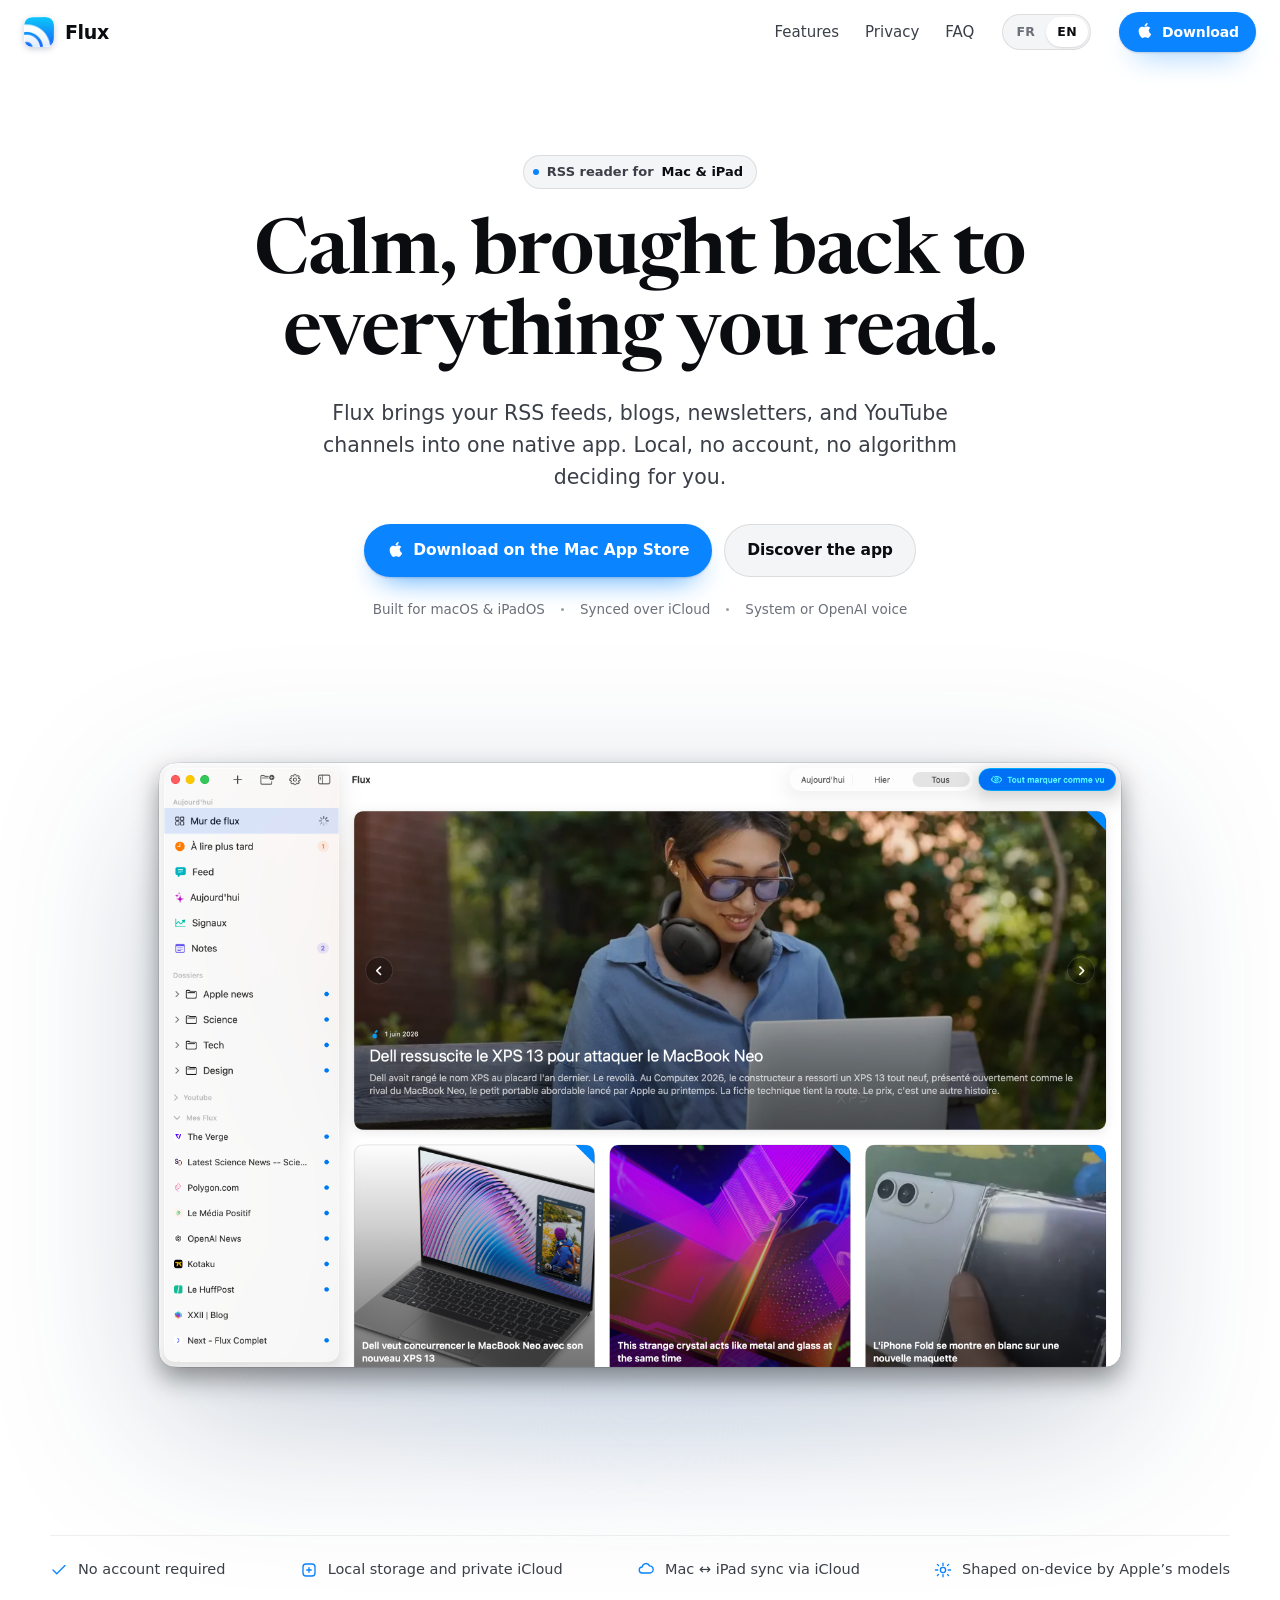
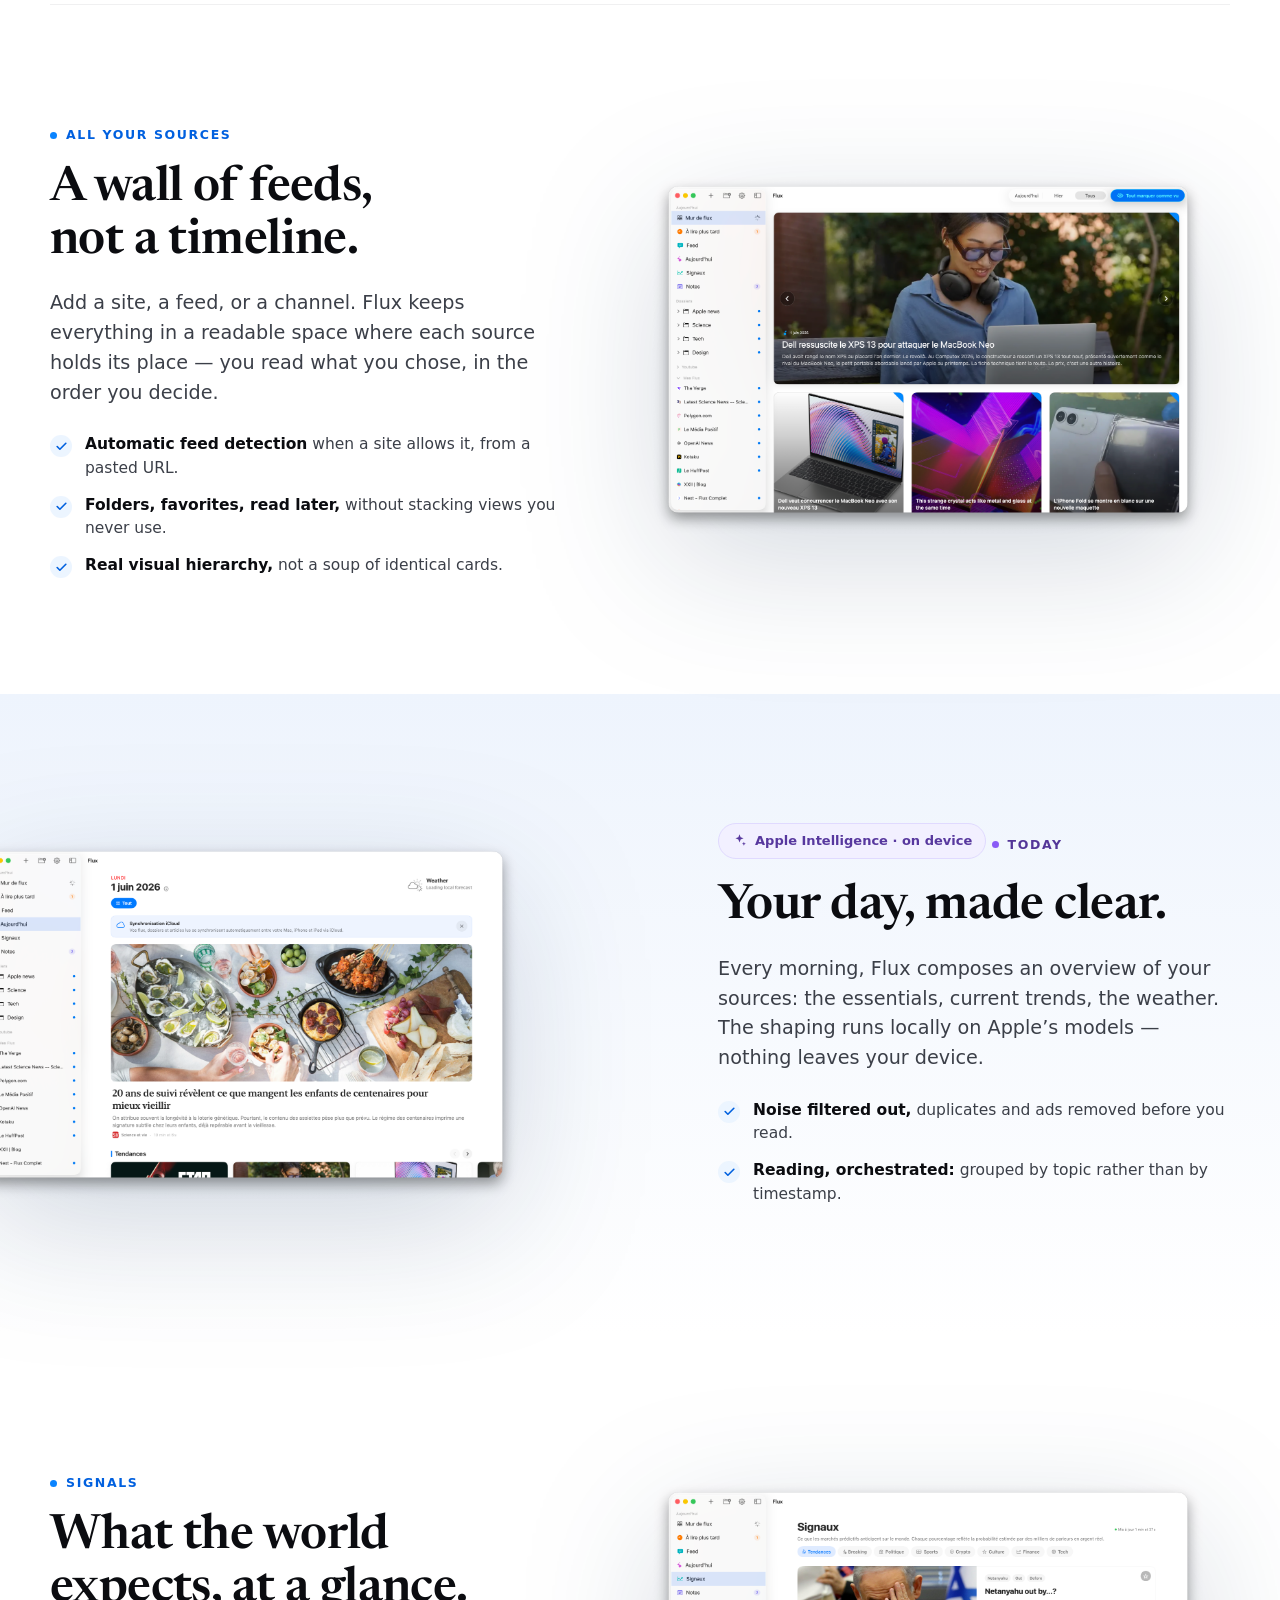
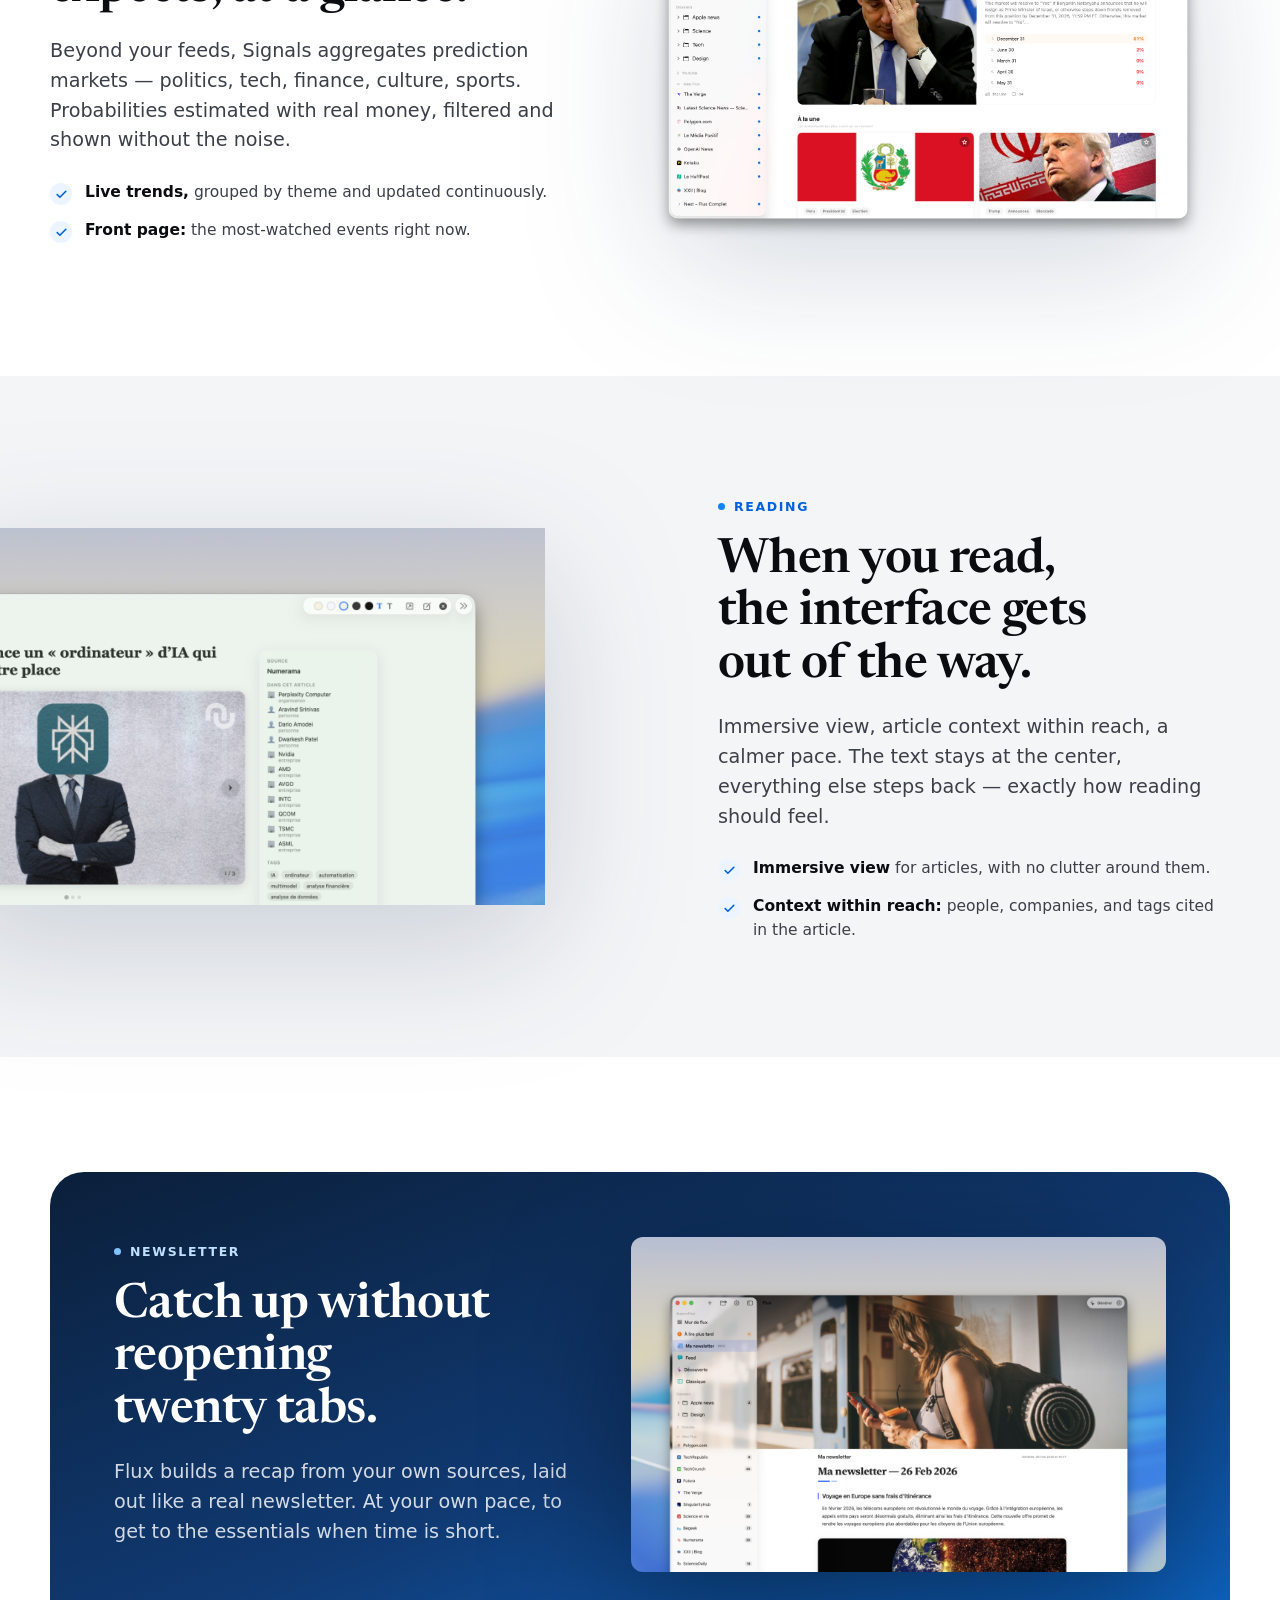
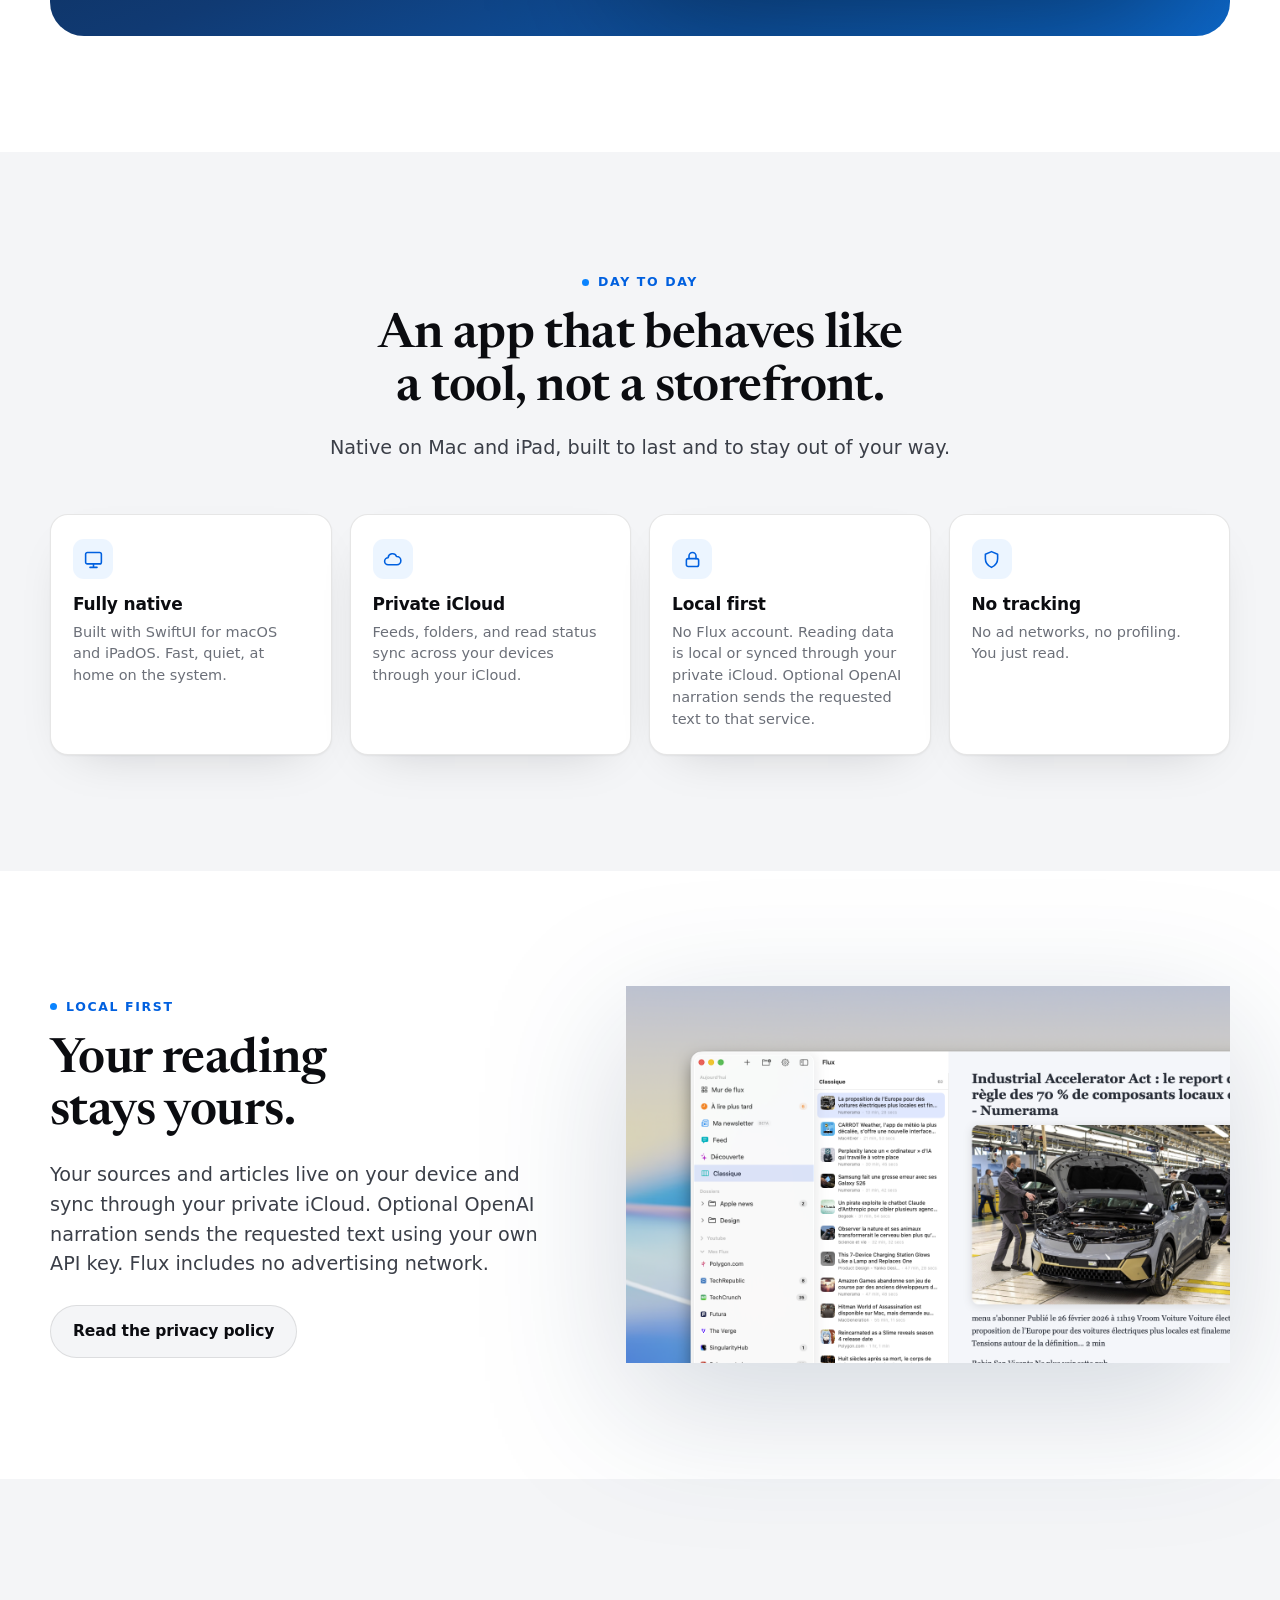
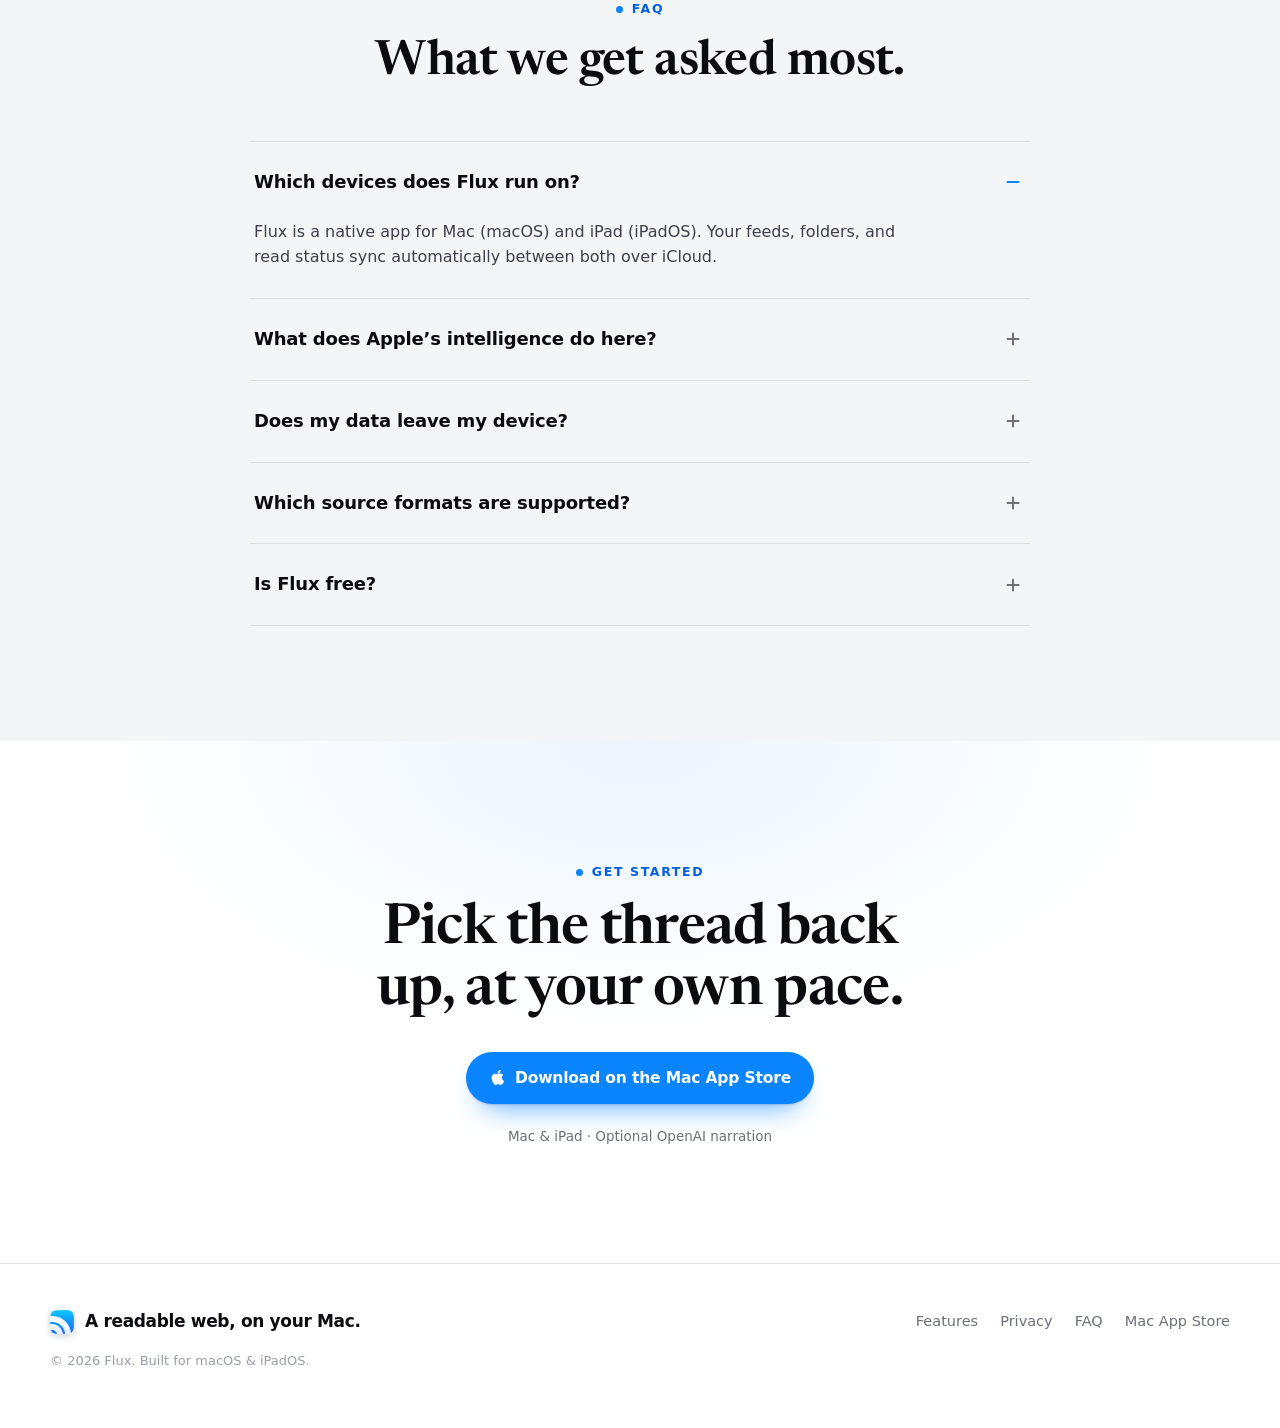
<file: web/index.html>
<!doctype html>
<html lang="fr" data-hero="centre" data-title-font="serif">
<head>
  <meta charset="utf-8" />
  <meta name="viewport" content="width=device-width, initial-scale=1" />

  <title>Flux — Lecteur RSS pour Mac & iPad</title>
  <meta name="description" content="Flux réunit RSS, blogs, newsletters et YouTube dans une app native Mac & iPad. Locale, sans compte, sans algorithme. Pensée localement par les modèles d'Apple." />
  <meta name="theme-color" content="#ffffff" />
  <link rel="canonical" href="https://pulssart.github.io/flux-mac/" />

  <!-- Favicons -->
  <link rel="icon" type="image/png" href="assets/flux-icon.png" />
  <link rel="apple-touch-icon" href="assets/flux-icon.png" />

  <!-- Open Graph -->
  <meta property="og:type" content="website" />
  <meta property="og:site_name" content="Flux" />
  <meta property="og:title" content="Flux — Lecteur RSS pour Mac & iPad" />
  <meta property="og:description" content="Un web lisible, sur votre Mac. RSS, blogs, newsletters et YouTube dans une app native, locale et sans algorithme." />
  <meta property="og:url" content="https://pulssart.github.io/flux-mac/" />
  <meta property="og:image" content="https://pulssart.github.io/flux-mac/assets/og.png" />
  <meta property="og:image:width" content="1200" />
  <meta property="og:image:height" content="630" />
  <meta property="og:locale" content="fr_FR" />
  <meta property="og:locale:alternate" content="en_US" />

  <!-- Twitter -->
  <meta name="twitter:card" content="summary_large_image" />
  <meta name="twitter:title" content="Flux — Lecteur RSS pour Mac & iPad" />
  <meta name="twitter:description" content="Un web lisible, sur votre Mac. RSS, blogs, newsletters et YouTube dans une app native, locale et sans algorithme." />
  <meta name="twitter:image" content="https://pulssart.github.io/flux-mac/assets/og.png" />

  <link rel="preconnect" href="https://fonts.googleapis.com" />
  <link rel="preconnect" href="https://fonts.gstatic.com" crossorigin />
  <link rel="stylesheet" href="styles.css" />

  <!-- Données structurées -->
  <script type="application/ld+json">
  {
    "@context": "https://schema.org",
    "@type": "SoftwareApplication",
    "name": "Flux",
    "applicationCategory": "NewsApplication",
    "operatingSystem": "macOS, iPadOS",
    "description": "Lecteur RSS natif pour Mac et iPad. Local, sans compte, sans algorithme.",
    "url": "https://apps.apple.com/fr/app/flux-smart-rss-reader/id6752223666"
  }
  </script>
</head>
<body>

  <!-- ============================ TOP BAR ============================ -->
  <header class="topbar">
    <div class="topbar-inner">
      <a class="brand" href="#top" aria-label="Flux">
        <img src="assets/flux-icon.png" alt="" width="30" height="30" />
        <span>Flux</span>
      </a>
      <nav class="topnav" aria-label="Navigation">
        <a href="#fonctionnalites" data-i18n="nav_features">Fonctionnalités</a>
        <a href="#confidentialite" data-i18n="nav_privacy">Confidentialité</a>
        <a href="#faq" data-i18n="nav_faq">FAQ</a>
      </nav>
      <div class="lang-switch" role="group" aria-label="Langue">
        <button class="lang-btn active" data-lang="fr" type="button">FR</button>
        <button class="lang-btn" data-lang="en" type="button">EN</button>
      </div>
      <a class="btn btn-primary btn-sm" href="https://apps.apple.com/fr/app/flux-smart-rss-reader/id6752223666" target="_blank" rel="noreferrer">
        <svg class="apple" viewBox="0 0 384 512" fill="currentColor" aria-hidden="true"><path d="M318.7 268c-.2-36.7 16.4-64.4 50-84.8-18.8-26.9-47.2-41.7-84.7-44.6-35.5-2.8-74.3 20.7-88.5 20.7-15 0-49.4-19.7-76.4-19.7C63.3 141 16 184.4 16 273.5q0 39.4 14.4 81.2c12.8 36.7 59 126.7 107.2 125.2 25.2-.6 43-17.9 75.8-17.9 31.8 0 48.3 17.9 76.4 17.9 48.6-.7 90.4-82.5 102.6-119.3-65.2-30.7-61.7-90-61.7-91.6zm-56.6-164.2c27.3-32.4 24.8-61.9 24-72.5-24.1 1.4-52 16.4-67.9 34.9-17.5 19.8-27.8 44.3-25.6 71.9 26.1 2 49.9-11.4 69.5-34.3z"/></svg>
        <span data-i18n="nav_download">Télécharger</span>
      </a>
    </div>
  </header>

  <main id="top">

    <!-- ============================ HERO (Centré) ============================ -->
    <section class="hero container" data-reveal>
      <div class="hero-variant v-centre">
        <div class="hero-head">
          <span class="hero-eyebrow-pill"><i class="dot"></i><span data-i18n="hero_pill_a">Lecteur RSS pour</span> <b data-i18n="hero_pill_b">Mac & iPad</b></span>
          <h1 data-i18n="hero_title">Le calme retrouvé dans tout ce que vous lisez.</h1>
          <p class="lead" data-i18n="hero_lead">Flux réunit vos sources RSS, blogs, newsletters et chaînes YouTube dans une seule app native.</p>
          <div class="cta-row">
            <a class="btn btn-primary" href="https://apps.apple.com/fr/app/flux-smart-rss-reader/id6752223666" target="_blank" rel="noreferrer">
              <svg class="apple" viewBox="0 0 384 512" fill="currentColor" aria-hidden="true"><path d="M318.7 268c-.2-36.7 16.4-64.4 50-84.8-18.8-26.9-47.2-41.7-84.7-44.6-35.5-2.8-74.3 20.7-88.5 20.7-15 0-49.4-19.7-76.4-19.7C63.3 141 16 184.4 16 273.5q0 39.4 14.4 81.2c12.8 36.7 59 126.7 107.2 125.2 25.2-.6 43-17.9 75.8-17.9 31.8 0 48.3 17.9 76.4 17.9 48.6-.7 90.4-82.5 102.6-119.3-65.2-30.7-61.7-90-61.7-91.6zm-56.6-164.2c27.3-32.4 24.8-61.9 24-72.5-24.1 1.4-52 16.4-67.9 34.9-17.5 19.8-27.8 44.3-25.6 71.9 26.1 2 49.9-11.4 69.5-34.3z"/></svg>
              <span data-i18n="cta_download">Télécharger sur le Mac App Store</span>
            </a>
            <a class="btn btn-ghost" href="#fonctionnalites" data-i18n="cta_discover">Découvrir l'app</a>
          </div>
          <div class="hero-note">
            <span data-i18n="hero_n1">Conçu pour macOS & iPadOS</span><i class="sep"></i>
            <span data-i18n="hero_n2">Synchronisé par iCloud</span><i class="sep"></i>
            <span data-i18n="hero_n3">100 % local</span>
          </div>
        </div>
        <div class="hero-stage">
          <img class="app-frame" src="assets/shot-wall.png" alt="Flux — Mur de flux sur macOS" fetchpriority="high" width="1760" height="1197" />
        </div>
      </div>

      <!-- Réassurance -->
      <div class="assurance" data-reveal>
        <div class="assurance-inner">
          <div class="item"><svg viewBox="0 0 24 24" fill="none" stroke="currentColor" stroke-width="1.8" stroke-linecap="round" stroke-linejoin="round"><path d="M20 6 9 17l-5-5"/></svg><span data-i18n="as_1">Aucun compte requis</span></div>
          <div class="item"><svg viewBox="0 0 24 24" fill="none" stroke="currentColor" stroke-width="1.8" stroke-linecap="round" stroke-linejoin="round"><rect x="4" y="4" width="16" height="16" rx="4"/><path d="M9 12h6M12 9v6"/></svg><span data-i18n="as_2">Vos données restent sur l'appareil</span></div>
          <div class="item"><svg viewBox="0 0 24 24" fill="none" stroke="currentColor" stroke-width="1.8" stroke-linecap="round" stroke-linejoin="round"><path d="M7 16a4 4 0 0 1 0-8 5 5 0 0 1 9.6-1.5A4.5 4.5 0 0 1 17 16H7Z"/></svg><span data-i18n="as_3">Sync Mac ↔ iPad via iCloud</span></div>
          <div class="item"><svg viewBox="0 0 24 24" fill="none" stroke="currentColor" stroke-width="1.8" stroke-linecap="round" stroke-linejoin="round"><path d="M12 3v3M12 18v3M5 12H2M22 12h-3M6 6l-1.5-1.5M19.5 19.5 18 18M18 6l1.5-1.5M4.5 19.5 6 18"/><circle cx="12" cy="12" r="3.5"/></svg><span data-i18n="as_4">Pensé localement par les modèles d'Apple</span></div>
        </div>
      </div>
    </section>

    <!-- ============================ MUR DE FLUX ============================ -->
    <section class="section" id="fonctionnalites">
      <div class="container split">
        <div class="copy-col" data-reveal>
          <p class="eyebrow" data-i18n="wall_eyebrow">Toutes vos sources</p>
          <h2 data-i18n="wall_title">Un mur de flux, pas une timeline.</h2>
          <p class="lead" data-i18n="wall_lead">Ajoutez un site, un flux ou une chaîne. Flux range tout dans un espace lisible.</p>
          <div class="feature-list">
            <div class="row"><span class="check"><svg viewBox="0 0 24 24" fill="none" stroke="currentColor" stroke-width="3" stroke-linecap="round" stroke-linejoin="round"><path d="M20 6 9 17l-5-5"/></svg></span><p><b data-i18n="wall_f1b">Détection automatique des flux</b> <span data-i18n="wall_f1">quand un site la permet, en un collage d'URL.</span></p></div>
            <div class="row"><span class="check"><svg viewBox="0 0 24 24" fill="none" stroke="currentColor" stroke-width="3" stroke-linecap="round" stroke-linejoin="round"><path d="M20 6 9 17l-5-5"/></svg></span><p><b data-i18n="wall_f2b">Dossiers, favoris, à lire plus tard</b> <span data-i18n="wall_f2">sans empiler des vues qui ne servent à rien.</span></p></div>
            <div class="row"><span class="check"><svg viewBox="0 0 24 24" fill="none" stroke="currentColor" stroke-width="3" stroke-linecap="round" stroke-linejoin="round"><path d="M20 6 9 17l-5-5"/></svg></span><p><b data-i18n="wall_f3b">Une vraie hiérarchie visuelle,</b> <span data-i18n="wall_f3">pas une soupe de cartes identiques.</span></p></div>
          </div>
        </div>
        <div class="visual-col" data-reveal>
          <img class="shot bleed-right" src="assets/shot-wall.png" alt="Flux — Mur de flux" loading="lazy" />
        </div>
      </div>
    </section>

    <!-- ============================ AUJOURD'HUI (IA) ============================ -->
    <section class="section tint-blue">
      <div class="container split reverse">
        <div class="copy-col" data-reveal>
          <span class="tag-ai"><svg viewBox="0 0 24 24" fill="currentColor" aria-hidden="true"><path d="M12 2l1.8 4.7L18.5 8.5 13.8 10.3 12 15l-1.8-4.7L5.5 8.5l4.7-1.8L12 2zM19 14l.9 2.3 2.3.9-2.3.9L19 20.4l-.9-2.3-2.3-.9 2.3-.9L19 14z"/></svg><span data-i18n="today_tag">Apple Intelligence · sur l'appareil</span></span>
          <p class="eyebrow is-ai" data-i18n="today_eyebrow">Aujourd'hui</p>
          <h2 data-i18n="today_title">Votre journée, mise au clair.</h2>
          <p class="lead" data-i18n="today_lead">Chaque matin, Flux compose une vue d'ensemble de vos sources. La mise en forme est assurée localement par les modèles d'Apple.</p>
          <div class="feature-list">
            <div class="row"><span class="check"><svg viewBox="0 0 24 24" fill="none" stroke="currentColor" stroke-width="3" stroke-linecap="round" stroke-linejoin="round"><path d="M20 6 9 17l-5-5"/></svg></span><p><b data-i18n="today_f1b">Le bruit filtré,</b> <span data-i18n="today_f1">les doublons et la publicité écartés avant lecture.</span></p></div>
            <div class="row"><span class="check"><svg viewBox="0 0 24 24" fill="none" stroke="currentColor" stroke-width="3" stroke-linecap="round" stroke-linejoin="round"><path d="M20 6 9 17l-5-5"/></svg></span><p><b data-i18n="today_f2b">Une lecture orchestrée,</b> <span data-i18n="today_f2">ordonnée par sujet plutôt que par horodatage.</span></p></div>
          </div>
        </div>
        <div class="visual-col" data-reveal>
          <img class="shot bleed-left" src="assets/shot-today.png" alt="Flux — vue Aujourd'hui" loading="lazy" />
        </div>
      </div>
    </section>

    <!-- ============================ SIGNAUX ============================ -->
    <section class="section">
      <div class="container split">
        <div class="copy-col" data-reveal>
          <p class="eyebrow" data-i18n="signaux_eyebrow">Signaux</p>
          <h2 data-i18n="signaux_title">Ce que le monde anticipe, d'un coup d'œil.</h2>
          <p class="lead" data-i18n="signaux_lead">Au-delà de vos flux, Signaux agrège les marchés prédictifs — politique, tech, finance, culture, sport.</p>
          <div class="feature-list">
            <div class="row"><span class="check"><svg viewBox="0 0 24 24" fill="none" stroke="currentColor" stroke-width="3" stroke-linecap="round" stroke-linejoin="round"><path d="M20 6 9 17l-5-5"/></svg></span><p><b data-i18n="signaux_f1b">Tendances en direct,</b> <span data-i18n="signaux_f1">regroupées par thème et mises à jour en continu.</span></p></div>
            <div class="row"><span class="check"><svg viewBox="0 0 24 24" fill="none" stroke="currentColor" stroke-width="3" stroke-linecap="round" stroke-linejoin="round"><path d="M20 6 9 17l-5-5"/></svg></span><p><b data-i18n="signaux_f2b">À la une,</b> <span data-i18n="signaux_f2">les événements les plus suivis du moment.</span></p></div>
          </div>
        </div>
        <div class="visual-col" data-reveal>
          <img class="shot bleed-right" src="assets/shot-signaux.png" alt="Flux — Signaux" loading="lazy" />
        </div>
      </div>
    </section>

    <!-- ============================ LECTURE IMMERSIVE ============================ -->
    <section class="section tint">
      <div class="container split reverse">
        <div class="copy-col" data-reveal>
          <p class="eyebrow" data-i18n="read_eyebrow">Lecture</p>
          <h2 data-i18n="read_title">Quand vous lisez, l'interface s'efface.</h2>
          <p class="lead" data-i18n="read_lead">Vue immersive, contexte de l'article à portée, rythme posé. Le texte reste au centre.</p>
          <div class="feature-list">
            <div class="row"><span class="check"><svg viewBox="0 0 24 24" fill="none" stroke="currentColor" stroke-width="3" stroke-linecap="round" stroke-linejoin="round"><path d="M20 6 9 17l-5-5"/></svg></span><p><b data-i18n="read_f1b">Vue immersive</b> <span data-i18n="read_f1">pour les articles, sans distraction autour.</span></p></div>
            <div class="row"><span class="check"><svg viewBox="0 0 24 24" fill="none" stroke="currentColor" stroke-width="3" stroke-linecap="round" stroke-linejoin="round"><path d="M20 6 9 17l-5-5"/></svg></span><p><b data-i18n="read_f2b">Contexte à portée :</b> <span data-i18n="read_f2">personnes, entreprises et tags cités dans l'article.</span></p></div>
          </div>
        </div>
        <div class="visual-col" data-reveal>
          <img class="shot bleed-left" src="assets/shot-immersive.png" alt="Flux — lecture immersive" loading="lazy" />
        </div>
      </div>
    </section>

    <!-- ============================ NEWSLETTER (bande) ============================ -->
    <section class="section">
      <div class="container">
        <div class="band-newsletter" data-reveal>
          <div class="copy-col">
            <p class="eyebrow" data-i18n="nl_eyebrow">Newsletter</p>
            <h2 data-i18n="nl_title">Rattraper sans rouvrir vingt onglets.</h2>
            <p class="lead" data-i18n="nl_lead">Flux assemble une synthèse à partir de vos propres sources, mise en page comme une vraie newsletter.</p>
          </div>
          <div class="visual-col">
            <img class="shot" src="assets/shot-newsletter.png" alt="Flux — Newsletter" loading="lazy" />
          </div>
        </div>
      </div>
    </section>

    <!-- ============================ AU QUOTIDIEN (mini grid) ============================ -->
    <section class="section tint">
      <div class="container">
        <div class="section-head center" data-reveal>
          <p class="eyebrow" data-i18n="native_eyebrow">Au quotidien</p>
          <h2 data-i18n="native_title">Une app qui se comporte comme un outil, pas comme une vitrine.</h2>
          <p class="lead" data-i18n="native_lead">Native sur Mac et iPad, pensée pour durer et pour rester discrète.</p>
        </div>
        <div class="mini-grid" data-reveal>
          <div class="mini">
            <span class="ic"><svg viewBox="0 0 24 24" fill="none" stroke="currentColor" stroke-width="1.8" stroke-linecap="round" stroke-linejoin="round"><rect x="3" y="4" width="18" height="13" rx="2"/><path d="M8 21h8M12 17v4"/></svg></span>
            <h3 data-i18n="m1_t">100 % natif</h3>
            <p data-i18n="m1_p">Construite avec SwiftUI pour macOS et iPadOS. Rapide, sobre, à sa place sur le système.</p>
          </div>
          <div class="mini">
            <span class="ic"><svg viewBox="0 0 24 24" fill="none" stroke="currentColor" stroke-width="1.8" stroke-linecap="round" stroke-linejoin="round"><path d="M7 18a4 4 0 0 1 0-8 5 5 0 0 1 9.6-1.5A4.5 4.5 0 0 1 17 18H7Z"/></svg></span>
            <h3 data-i18n="m2_t">iCloud privé</h3>
            <p data-i18n="m2_p">Flux, dossiers et articles lus se synchronisent entre vos appareils via votre iCloud.</p>
          </div>
          <div class="mini">
            <span class="ic"><svg viewBox="0 0 24 24" fill="none" stroke="currentColor" stroke-width="1.8" stroke-linecap="round" stroke-linejoin="round"><rect x="5" y="11" width="14" height="9" rx="2"/><path d="M8 11V8a4 4 0 0 1 8 0v3"/></svg></span>
            <h3 data-i18n="m3_t">Local d'abord</h3>
            <p data-i18n="m3_p">Pas de compte, pas de serveur. Vos lectures vivent sur votre appareil.</p>
          </div>
          <div class="mini">
            <span class="ic"><svg viewBox="0 0 24 24" fill="none" stroke="currentColor" stroke-width="1.8" stroke-linecap="round" stroke-linejoin="round"><path d="M12 3l7 3v5c0 4.5-3 8-7 10-4-2-7-5.5-7-10V6l7-3Z"/></svg></span>
            <h3 data-i18n="m4_t">Sans pistage</h3>
            <p data-i18n="m4_p">Aucune régie publicitaire, aucun profilage. Vous lisez, c'est tout.</p>
          </div>
        </div>
      </div>
    </section>

    <!-- ============================ CONFIDENTIALITÉ ============================ -->
    <section class="section" id="confidentialite">
      <div class="container split">
        <div class="copy-col" data-reveal>
          <p class="eyebrow" data-i18n="privacy_eyebrow">Local d'abord</p>
          <h2 data-i18n="privacy_title">Vos lectures restent chez vous.</h2>
          <p class="lead" data-i18n="privacy_lead">Pas de compte à créer, pas de profil à nourrir. Vos sources et vos articles vivent sur votre appareil et se synchronisent uniquement via votre iCloud privé.</p>
          <div class="cta-row" style="margin-top:8px">
            <a class="btn btn-ghost" href="privacy-policy.html" data-i18n="privacy_link">Lire la politique de confidentialité</a>
          </div>
        </div>
        <div class="visual-col" data-reveal>
          <img class="shot bleed-right" src="assets/shot-library.png" alt="Flux — confidentialité et synchronisation iCloud" loading="lazy" />
        </div>
      </div>
    </section>

    <!-- ============================ FAQ ============================ -->
    <section class="section tint" id="faq">
      <div class="container">
        <div class="section-head center" data-reveal>
          <p class="eyebrow" data-i18n="faq_eyebrow">Questions fréquentes</p>
          <h2 data-i18n="faq_title">Ce qu'on nous demande le plus souvent.</h2>
        </div>
        <div class="faq" data-reveal>
          <details open>
            <summary><span data-i18n="faq_1_q">Sur quels appareils fonctionne Flux ?</span><i class="plus"></i></summary>
            <p class="answer" data-i18n="faq_1_a">Flux est une app native pour Mac et iPad. Vos flux se synchronisent via iCloud.</p>
          </details>
          <details>
            <summary><span data-i18n="faq_2_q">Que vient faire l'intelligence d'Apple ici ?</span><i class="plus"></i></summary>
            <p class="answer" data-i18n="faq_2_a">Flux s'appuie sur les modèles d'Apple, exécutés localement.</p>
          </details>
          <details>
            <summary><span data-i18n="faq_3_q">Mes données quittent-elles mon appareil ?</span><i class="plus"></i></summary>
            <p class="answer" data-i18n="faq_3_a">Non. Flux ne demande pas de compte.</p>
          </details>
          <details>
            <summary><span data-i18n="faq_4_q">Quels formats de sources sont pris en charge ?</span><i class="plus"></i></summary>
            <p class="answer" data-i18n="faq_4_a">RSS, Atom, blogs, newsletters et chaînes YouTube.</p>
          </details>
          <details>
            <summary><span data-i18n="faq_5_q">Flux est-il gratuit ?</span><i class="plus"></i></summary>
            <p class="answer" data-i18n="faq_5_a">Flux se télécharge sur le Mac App Store.</p>
          </details>
        </div>
      </div>
    </section>

    <!-- ============================ CTA FINAL ============================ -->
    <section class="section closing">
      <div class="container inner" data-reveal>
        <p class="eyebrow" style="justify-content:center" data-i18n="closing_eyebrow">Commencer</p>
        <h2 data-i18n="closing_title">Reprenez le fil, à votre rythme.</h2>
        <div class="cta-row">
          <a class="btn btn-primary" href="https://apps.apple.com/fr/app/flux-smart-rss-reader/id6752223666" target="_blank" rel="noreferrer">
            <svg class="apple" viewBox="0 0 384 512" fill="currentColor" aria-hidden="true"><path d="M318.7 268c-.2-36.7 16.4-64.4 50-84.8-18.8-26.9-47.2-41.7-84.7-44.6-35.5-2.8-74.3 20.7-88.5 20.7-15 0-49.4-19.7-76.4-19.7C63.3 141 16 184.4 16 273.5q0 39.4 14.4 81.2c12.8 36.7 59 126.7 107.2 125.2 25.2-.6 43-17.9 75.8-17.9 31.8 0 48.3 17.9 76.4 17.9 48.6-.7 90.4-82.5 102.6-119.3-65.2-30.7-61.7-90-61.7-91.6zm-56.6-164.2c27.3-32.4 24.8-61.9 24-72.5-24.1 1.4-52 16.4-67.9 34.9-17.5 19.8-27.8 44.3-25.6 71.9 26.1 2 49.9-11.4 69.5-34.3z"/></svg>
            <span data-i18n="cta_download">Télécharger sur le Mac App Store</span>
          </a>
        </div>
        <div class="hero-note"><span data-i18n="closing_n">Sur le Mac App Store · Mac & iPad · 100 % local</span></div>
      </div>
    </section>
  </main>

  <!-- ============================ FOOTER ============================ -->
  <footer class="site-footer">
    <div class="container">
      <div class="footer-inner">
        <a class="brand" href="#top"><img src="assets/flux-icon.png" alt="" width="24" height="24" style="width:24px;height:24px;border-radius:6px" /><span data-i18n="footer_tagline">Un web lisible, sur votre Mac.</span></a>
        <div class="footer-links">
          <a href="#fonctionnalites" data-i18n="footer_features">Fonctionnalités</a>
          <a href="#confidentialite" data-i18n="footer_privacy">Confidentialité</a>
          <a href="#faq" data-i18n="footer_faq">FAQ</a>
          <a href="https://apps.apple.com/fr/app/flux-smart-rss-reader/id6752223666" target="_blank" rel="noreferrer" data-i18n="footer_appstore">Mac App Store</a>
        </div>
      </div>
      <p class="footer-meta" data-i18n="footer_copy">© 2026 Flux. Conçu pour macOS & iPadOS.</p>
    </div>
  </footer>

  <script src="app.js"></script>
</body>
</html>
</file>
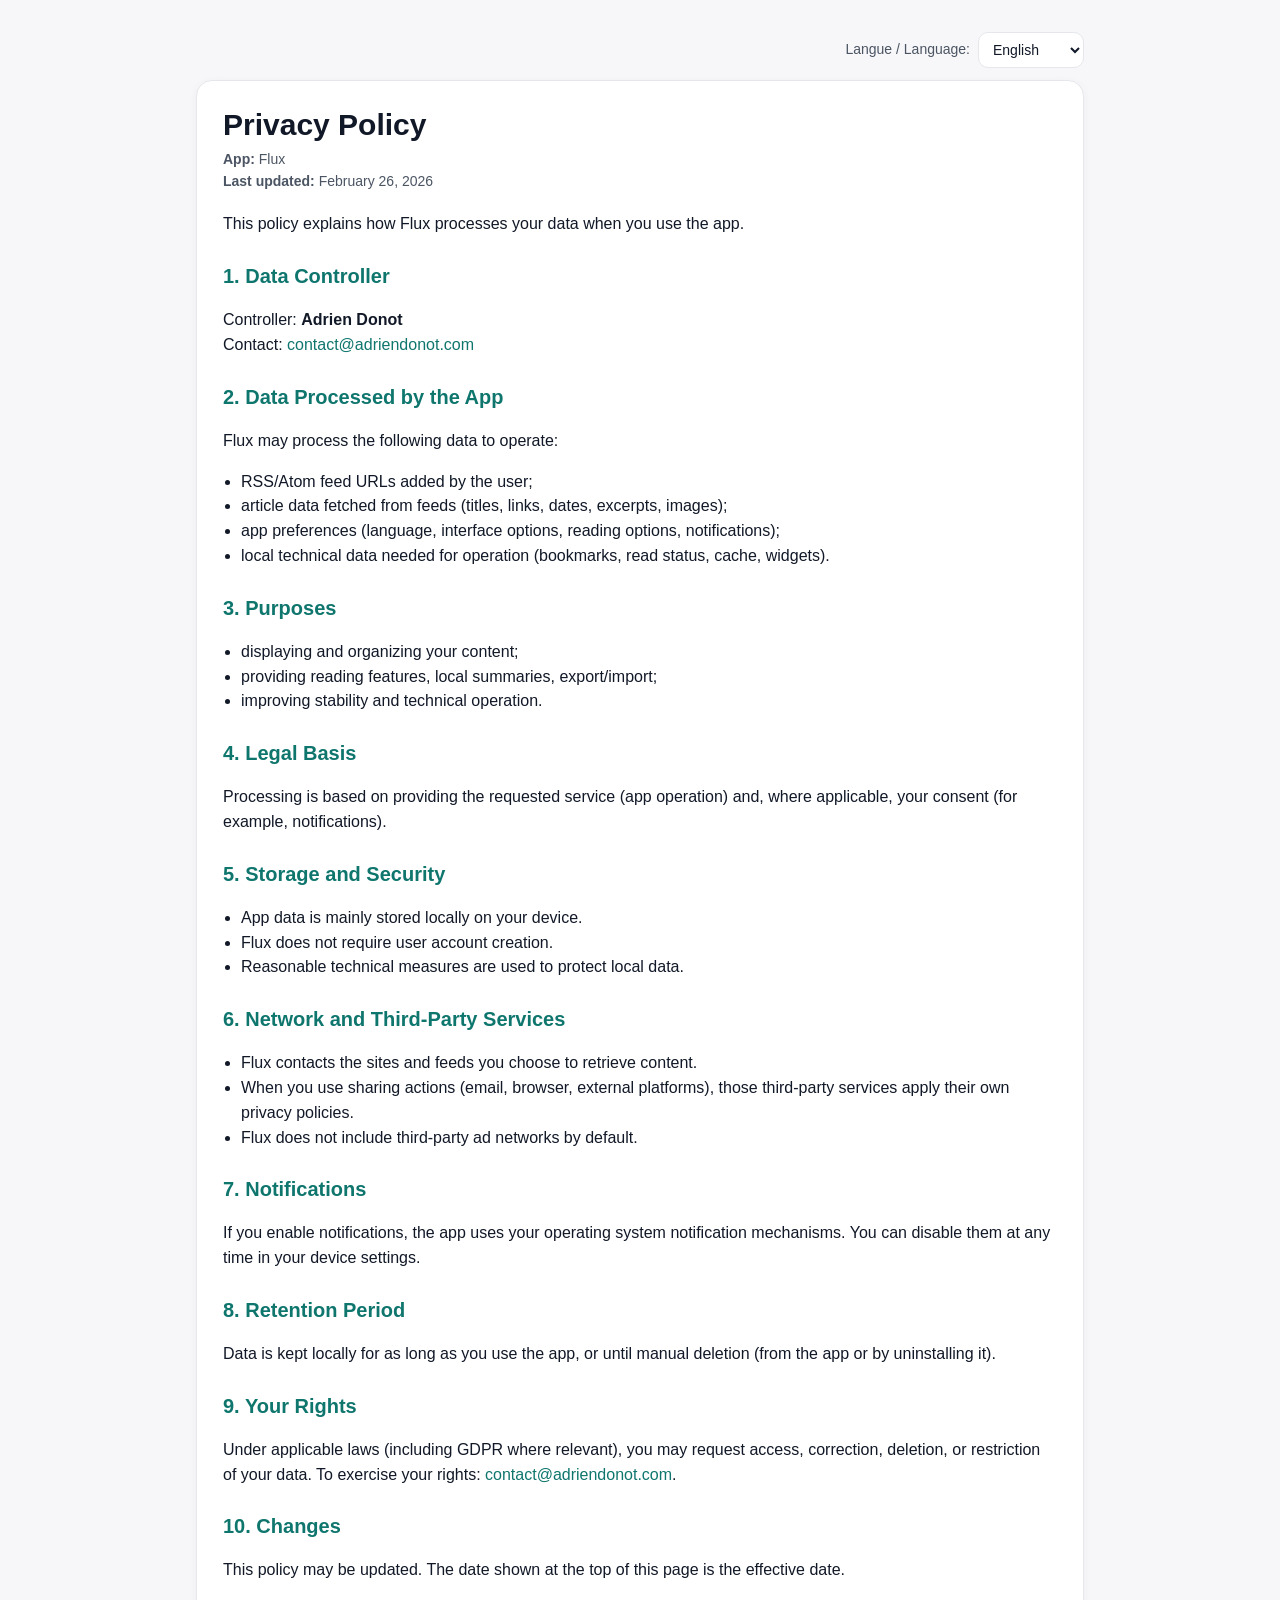
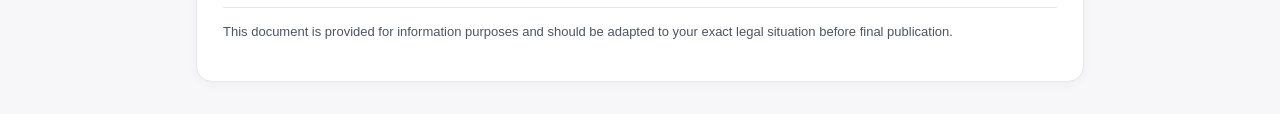
<file: privacy-policy.html>
<!doctype html>
<html lang="fr">
<head>
  <meta charset="utf-8" />
  <meta name="viewport" content="width=device-width, initial-scale=1" />
  <title>Flux - Privacy Policy</title>
  <meta name="description" content="Politique de confidentialité / Privacy Policy de Flux." />
  <style>
    :root {
      --bg: #f7f7f9;
      --card: #ffffff;
      --text: #111827;
      --muted: #4b5563;
      --line: #e5e7eb;
      --accent: #0f766e;
    }
    * { box-sizing: border-box; }
    body {
      margin: 0;
      background: var(--bg);
      color: var(--text);
      font-family: -apple-system, BlinkMacSystemFont, "Segoe UI", Roboto, Helvetica, Arial, sans-serif;
      line-height: 1.55;
    }
    .wrap {
      max-width: 920px;
      margin: 32px auto;
      padding: 0 16px;
    }
    .toolbar {
      display: flex;
      justify-content: flex-end;
      margin-bottom: 12px;
    }
    .lang-switch {
      display: inline-flex;
      align-items: center;
      gap: 8px;
      color: var(--muted);
      font-size: 14px;
    }
    select {
      border: 1px solid var(--line);
      border-radius: 10px;
      background: #fff;
      padding: 8px 10px;
      font-size: 14px;
      color: var(--text);
    }
    .card {
      background: var(--card);
      border: 1px solid var(--line);
      border-radius: 16px;
      padding: 26px;
      box-shadow: 0 2px 10px rgba(0,0,0,.04);
    }
    h1 {
      margin: 0 0 6px;
      font-size: 30px;
      line-height: 1.2;
    }
    h2 {
      margin-top: 24px;
      margin-bottom: 8px;
      font-size: 20px;
      color: var(--accent);
    }
    p, li { color: var(--text); }
    ul { padding-left: 18px; }
    .meta {
      color: var(--muted);
      margin: 0 0 20px;
      font-size: 14px;
    }
    .footer {
      margin-top: 24px;
      font-size: 13px;
      color: var(--muted);
      border-top: 1px solid var(--line);
      padding-top: 14px;
    }
    .policy { display: none; }
    .policy.active { display: block; }
    a { color: var(--accent); text-decoration: none; }
    a:hover { text-decoration: underline; }
  </style>
</head>
<body>
  <main class="wrap">
    <div class="toolbar">
      <label class="lang-switch" for="langSelect">
        <span>Langue / Language:</span>
        <select id="langSelect">
          <option value="fr">Français</option>
          <option value="en">English</option>
          <option value="es">Español</option>
          <option value="de">Deutsch</option>
          <option value="it">Italiano</option>
          <option value="pt">Português</option>
          <option value="ja">日本語</option>
          <option value="zh">中文</option>
          <option value="ko">한국어</option>
          <option value="ru">Русский</option>
        </select>
      </label>
    </div>

    <article class="card">
      <section class="policy" data-lang="fr">
        <h1>Politique de confidentialité</h1>
        <p class="meta"><strong>Application :</strong> Flux<br><strong>Dernière mise à jour :</strong> 26 février 2026</p>
        <p>Cette politique explique comment Flux traite vos données lorsque vous utilisez l’application.</p>

        <h2>1. Responsable du traitement</h2>
        <p>Responsable : <strong>Adrien Donot</strong><br>Contact : <a href="mailto:contact@adriendonot.com">contact@adriendonot.com</a></p>

        <h2>2. Données traitées par l’application</h2>
        <p>Flux peut traiter les données suivantes pour fonctionner :</p>
        <ul>
          <li>URL de flux RSS/Atom ajoutés par l’utilisateur ;</li>
          <li>données d’articles récupérées depuis les flux (titres, liens, dates, extraits, images) ;</li>
          <li>préférences de l’application (langue, options d’interface, lecture, notifications) ;</li>
          <li>données locales utiles au fonctionnement (favoris, états de lecture, cache, widgets).</li>
        </ul>

        <h2>3. Finalités</h2>
        <ul>
          <li>afficher et organiser vos contenus ;</li>
          <li>fournir les fonctions de lecture, résumé local, export/import ;</li>
          <li>améliorer la stabilité et le bon fonctionnement technique.</li>
        </ul>

        <h2>4. Base légale</h2>
        <p>Le traitement repose sur l’exécution du service demandé par l’utilisateur (fonctionnement de l’app) et, selon les cas, sur votre consentement (ex. notifications).</p>

        <h2>5. Stockage et sécurité</h2>
        <ul>
          <li>Les données de l’app sont principalement stockées localement sur votre appareil.</li>
          <li>Flux ne nécessite pas de création de compte utilisateur.</li>
          <li>Des mesures techniques raisonnables sont prises pour protéger les données locales.</li>
        </ul>

        <h2>6. Réseau et services tiers</h2>
        <ul>
          <li>Flux contacte les sites et flux que vous choisissez afin de récupérer les contenus.</li>
          <li>Quand vous utilisez des actions de partage (mail, navigateur, plateformes externes), les services tiers concernés appliquent leur propre politique de confidentialité.</li>
          <li>Flux n’intègre pas de régie publicitaire tierce par défaut.</li>
        </ul>

        <h2>7. Notifications</h2>
        <p>Si vous activez les notifications, l’app utilise les mécanismes de notification du système d’exploitation. Vous pouvez les désactiver à tout moment dans les réglages de votre appareil.</p>

        <h2>8. Durée de conservation</h2>
        <p>Les données sont conservées localement tant que vous utilisez l’application, ou jusqu’à suppression manuelle (par l’app ou par désinstallation).</p>

        <h2>9. Vos droits</h2>
        <p>Selon la réglementation applicable (notamment RGPD), vous pouvez demander l’accès, la rectification, l’effacement ou la limitation des données vous concernant. Pour exercer vos droits : <a href="mailto:contact@adriendonot.com">contact@adriendonot.com</a>.</p>

        <h2>10. Modifications</h2>
        <p>Cette politique peut être mise à jour. La date de dernière mise à jour affichée en haut de page fait foi.</p>

        <p class="footer">Ce document est fourni à titre informatif et doit être adapté à votre situation juridique exacte avant publication finale.</p>
      </section>

      <section class="policy" data-lang="en">
        <h1>Privacy Policy</h1>
        <p class="meta"><strong>App:</strong> Flux<br><strong>Last updated:</strong> February 26, 2026</p>
        <p>This policy explains how Flux processes your data when you use the app.</p>

        <h2>1. Data Controller</h2>
        <p>Controller: <strong>Adrien Donot</strong><br>Contact: <a href="mailto:contact@adriendonot.com">contact@adriendonot.com</a></p>

        <h2>2. Data Processed by the App</h2>
        <p>Flux may process the following data to operate:</p>
        <ul>
          <li>RSS/Atom feed URLs added by the user;</li>
          <li>article data fetched from feeds (titles, links, dates, excerpts, images);</li>
          <li>app preferences (language, interface options, reading options, notifications);</li>
          <li>local technical data needed for operation (bookmarks, read status, cache, widgets).</li>
        </ul>

        <h2>3. Purposes</h2>
        <ul>
          <li>displaying and organizing your content;</li>
          <li>providing reading features, local summaries, export/import;</li>
          <li>improving stability and technical operation.</li>
        </ul>

        <h2>4. Legal Basis</h2>
        <p>Processing is based on providing the requested service (app operation) and, where applicable, your consent (for example, notifications).</p>

        <h2>5. Storage and Security</h2>
        <ul>
          <li>App data is mainly stored locally on your device.</li>
          <li>Flux does not require user account creation.</li>
          <li>Reasonable technical measures are used to protect local data.</li>
        </ul>

        <h2>6. Network and Third-Party Services</h2>
        <ul>
          <li>Flux contacts the sites and feeds you choose to retrieve content.</li>
          <li>When you use sharing actions (email, browser, external platforms), those third-party services apply their own privacy policies.</li>
          <li>Flux does not include third-party ad networks by default.</li>
        </ul>

        <h2>7. Notifications</h2>
        <p>If you enable notifications, the app uses your operating system notification mechanisms. You can disable them at any time in your device settings.</p>

        <h2>8. Retention Period</h2>
        <p>Data is kept locally for as long as you use the app, or until manual deletion (from the app or by uninstalling it).</p>

        <h2>9. Your Rights</h2>
        <p>Under applicable laws (including GDPR where relevant), you may request access, correction, deletion, or restriction of your data. To exercise your rights: <a href="mailto:contact@adriendonot.com">contact@adriendonot.com</a>.</p>

        <h2>10. Changes</h2>
        <p>This policy may be updated. The date shown at the top of this page is the effective date.</p>

        <p class="footer">This document is provided for information purposes and should be adapted to your exact legal situation before final publication.</p>
      </section>

      <section class="policy" data-lang="es">
        <h1>Política de privacidad</h1>
        <p class="meta"><strong>Aplicación:</strong> Flux<br><strong>Última actualización:</strong> 26 de febrero de 2026</p>
        <p>Esta política explica cómo Flux trata tus datos cuando usas la aplicación.</p>

        <h2>1. Responsable del tratamiento</h2>
        <p>Responsable: <strong>Adrien Donot</strong><br>Contacto: <a href="mailto:contact@adriendonot.com">contact@adriendonot.com</a></p>

        <h2>2. Datos tratados por la aplicación</h2>
        <p>Flux puede tratar los siguientes datos para funcionar:</p>
        <ul>
          <li>URL de feeds RSS/Atom añadidos por el usuario;</li>
          <li>datos de artículos obtenidos de los feeds (títulos, enlaces, fechas, extractos, imágenes);</li>
          <li>preferencias de la app (idioma, opciones de interfaz, lectura, notificaciones);</li>
          <li>datos locales necesarios para el funcionamiento (favoritos, estado de lectura, caché, widgets).</li>
        </ul>

        <h2>3. Finalidades</h2>
        <ul>
          <li>mostrar y organizar tus contenidos;</li>
          <li>proporcionar funciones de lectura, resumen local y exportación/importación;</li>
          <li>mejorar la estabilidad y el funcionamiento técnico.</li>
        </ul>

        <h2>4. Base legal</h2>
        <p>El tratamiento se basa en la prestación del servicio solicitado (funcionamiento de la app) y, cuando corresponda, en tu consentimiento (por ejemplo, notificaciones).</p>

        <h2>5. Almacenamiento y seguridad</h2>
        <ul>
          <li>Los datos de la app se almacenan principalmente de forma local en tu dispositivo.</li>
          <li>Flux no requiere crear una cuenta de usuario.</li>
          <li>Se aplican medidas técnicas razonables para proteger los datos locales.</li>
        </ul>

        <h2>6. Red y servicios de terceros</h2>
        <ul>
          <li>Flux se conecta a los sitios y feeds que elijas para recuperar contenidos.</li>
          <li>Cuando usas acciones de compartir (correo, navegador, plataformas externas), esos servicios de terceros aplican sus propias políticas de privacidad.</li>
          <li>Flux no integra redes publicitarias de terceros por defecto.</li>
        </ul>

        <h2>7. Notificaciones</h2>
        <p>Si activas las notificaciones, la app usa los mecanismos de notificación del sistema operativo. Puedes desactivarlas en cualquier momento desde los ajustes de tu dispositivo.</p>

        <h2>8. Plazo de conservación</h2>
        <p>Los datos se conservan localmente mientras uses la app o hasta su eliminación manual (desde la app o al desinstalarla).</p>

        <h2>9. Tus derechos</h2>
        <p>Según la normativa aplicable (incluido el RGPD cuando corresponda), puedes solicitar acceso, rectificación, supresión o limitación de tus datos. Para ejercer tus derechos: <a href="mailto:contact@adriendonot.com">contact@adriendonot.com</a>.</p>

        <h2>10. Cambios</h2>
        <p>Esta política puede actualizarse. La fecha indicada al inicio de la página es la fecha de referencia.</p>

        <p class="footer">Este documento se proporciona con fines informativos y debe adaptarse a tu situación legal exacta antes de su publicación final.</p>
      </section>

      <section class="policy" data-lang="de">
        <h1>Datenschutzerklärung</h1>
        <p class="meta"><strong>App:</strong> Flux<br><strong>Letzte Aktualisierung:</strong> 26. Februar 2026</p>
        <p>Diese Richtlinie erklärt, wie Flux Ihre Daten verarbeitet, wenn Sie die App verwenden.</p>

        <h2>1. Verantwortlicher</h2>
        <p>Verantwortlicher: <strong>Adrien Donot</strong><br>Kontakt: <a href="mailto:contact@adriendonot.com">contact@adriendonot.com</a></p>

        <h2>2. Von der App verarbeitete Daten</h2>
        <p>Flux kann folgende Daten zur Bereitstellung der Funktionen verarbeiten:</p>
        <ul>
          <li>vom Nutzer hinzugefügte RSS/Atom-Feed-URLs;</li>
          <li>aus Feeds abgerufene Artikeldaten (Titel, Links, Datum, Auszüge, Bilder);</li>
          <li>App-Einstellungen (Sprache, Oberflächenoptionen, Leseoptionen, Benachrichtigungen);</li>
          <li>lokale technische Daten für den Betrieb (Favoriten, Lesestatus, Cache, Widgets).</li>
        </ul>

        <h2>3. Zwecke</h2>
        <ul>
          <li>Ihre Inhalte anzeigen und organisieren;</li>
          <li>Lese-Funktionen, lokale Zusammenfassungen sowie Export/Import bereitstellen;</li>
          <li>Stabilität und technischen Betrieb verbessern.</li>
        </ul>

        <h2>4. Rechtsgrundlage</h2>
        <p>Die Verarbeitung basiert auf der Erfüllung des angeforderten Dienstes (Betrieb der App) und gegebenenfalls auf Ihrer Einwilligung (z. B. Benachrichtigungen).</p>

        <h2>5. Speicherung und Sicherheit</h2>
        <ul>
          <li>App-Daten werden überwiegend lokal auf Ihrem Gerät gespeichert.</li>
          <li>Flux erfordert keine Erstellung eines Benutzerkontos.</li>
          <li>Es werden angemessene technische Maßnahmen zum Schutz lokaler Daten getroffen.</li>
        </ul>

        <h2>6. Netzwerk und Drittanbieter-Dienste</h2>
        <ul>
          <li>Flux verbindet sich mit den von Ihnen gewählten Websites und Feeds, um Inhalte abzurufen.</li>
          <li>Bei Freigabe-Aktionen (E-Mail, Browser, externe Plattformen) gelten die Datenschutzrichtlinien der jeweiligen Drittanbieter.</li>
          <li>Flux enthält standardmäßig keine Drittanbieter-Werbenetzwerke.</li>
        </ul>

        <h2>7. Benachrichtigungen</h2>
        <p>Wenn Sie Benachrichtigungen aktivieren, verwendet die App die Benachrichtigungsmechanismen des Betriebssystems. Sie können diese jederzeit in den Geräteeinstellungen deaktivieren.</p>

        <h2>8. Speicherdauer</h2>
        <p>Daten werden lokal gespeichert, solange Sie die App nutzen, oder bis zur manuellen Löschung (in der App oder durch Deinstallation).</p>

        <h2>9. Ihre Rechte</h2>
        <p>Nach geltendem Recht (einschließlich DSGVO, sofern anwendbar) können Sie Auskunft, Berichtigung, Löschung oder Einschränkung verlangen. Zur Ausübung Ihrer Rechte: <a href="mailto:contact@adriendonot.com">contact@adriendonot.com</a>.</p>

        <h2>10. Änderungen</h2>
        <p>Diese Richtlinie kann aktualisiert werden. Das oben angegebene Datum ist maßgeblich.</p>

        <p class="footer">Dieses Dokument dient nur zu Informationszwecken und sollte vor der endgültigen Veröffentlichung an Ihre konkrete rechtliche Situation angepasst werden.</p>
      </section>

      <section class="policy" data-lang="it">
        <h1>Informativa sulla privacy</h1>
        <p class="meta"><strong>App:</strong> Flux<br><strong>Ultimo aggiornamento:</strong> 26 febbraio 2026</p>
        <p>Questa informativa spiega come Flux tratta i tuoi dati quando usi l’applicazione.</p>

        <h2>1. Titolare del trattamento</h2>
        <p>Titolare: <strong>Adrien Donot</strong><br>Contatto: <a href="mailto:contact@adriendonot.com">contact@adriendonot.com</a></p>

        <h2>2. Dati trattati dall’app</h2>
        <p>Flux può trattare i seguenti dati per funzionare:</p>
        <ul>
          <li>URL di feed RSS/Atom aggiunti dall’utente;</li>
          <li>dati degli articoli recuperati dai feed (titoli, link, date, estratti, immagini);</li>
          <li>preferenze dell’app (lingua, opzioni interfaccia, lettura, notifiche);</li>
          <li>dati locali necessari al funzionamento (preferiti, stato di lettura, cache, widget).</li>
        </ul>

        <h2>3. Finalità</h2>
        <ul>
          <li>mostrare e organizzare i tuoi contenuti;</li>
          <li>fornire funzioni di lettura, riepilogo locale ed export/import;</li>
          <li>migliorare stabilità e funzionamento tecnico.</li>
        </ul>

        <h2>4. Base giuridica</h2>
        <p>Il trattamento si basa sull’esecuzione del servizio richiesto (funzionamento dell’app) e, quando applicabile, sul tuo consenso (ad esempio notifiche).</p>

        <h2>5. Conservazione e sicurezza</h2>
        <ul>
          <li>I dati dell’app sono conservati principalmente in locale sul tuo dispositivo.</li>
          <li>Flux non richiede la creazione di un account utente.</li>
          <li>Vengono adottate misure tecniche ragionevoli per proteggere i dati locali.</li>
        </ul>

        <h2>6. Rete e servizi di terze parti</h2>
        <ul>
          <li>Flux contatta i siti e i feed scelti da te per recuperare i contenuti.</li>
          <li>Quando usi azioni di condivisione (email, browser, piattaforme esterne), i servizi terzi applicano le proprie informative privacy.</li>
          <li>Flux non integra reti pubblicitarie di terze parti per impostazione predefinita.</li>
        </ul>

        <h2>7. Notifiche</h2>
        <p>Se abiliti le notifiche, l’app usa i meccanismi di notifica del sistema operativo. Puoi disattivarle in qualsiasi momento nelle impostazioni del dispositivo.</p>

        <h2>8. Periodo di conservazione</h2>
        <p>I dati sono conservati localmente finché utilizzi l’app o fino alla cancellazione manuale (dall’app o con disinstallazione).</p>

        <h2>9. I tuoi diritti</h2>
        <p>In base alla normativa applicabile (incluso il GDPR, se pertinente), puoi richiedere accesso, rettifica, cancellazione o limitazione dei dati. Per esercitare i tuoi diritti: <a href="mailto:contact@adriendonot.com">contact@adriendonot.com</a>.</p>

        <h2>10. Modifiche</h2>
        <p>Questa informativa può essere aggiornata. Fa fede la data indicata in alto nella pagina.</p>

        <p class="footer">Questo documento è fornito a scopo informativo e deve essere adattato alla tua situazione legale specifica prima della pubblicazione finale.</p>
      </section>

      <section class="policy" data-lang="pt">
        <h1>Política de privacidade</h1>
        <p class="meta"><strong>Aplicativo:</strong> Flux<br><strong>Última atualização:</strong> 26 de fevereiro de 2026</p>
        <p>Esta política explica como o Flux trata seus dados quando você usa o aplicativo.</p>

        <h2>1. Controlador dos dados</h2>
        <p>Responsável: <strong>Adrien Donot</strong><br>Contato: <a href="mailto:contact@adriendonot.com">contact@adriendonot.com</a></p>

        <h2>2. Dados tratados pelo aplicativo</h2>
        <p>O Flux pode tratar os seguintes dados para funcionar:</p>
        <ul>
          <li>URLs de feeds RSS/Atom adicionados pelo usuário;</li>
          <li>dados de artigos obtidos dos feeds (títulos, links, datas, trechos, imagens);</li>
          <li>preferências do app (idioma, opções de interface, leitura, notificações);</li>
          <li>dados locais necessários para o funcionamento (favoritos, estado de leitura, cache, widgets).</li>
        </ul>

        <h2>3. Finalidades</h2>
        <ul>
          <li>exibir e organizar seus conteúdos;</li>
          <li>fornecer funções de leitura, resumo local e exportação/importação;</li>
          <li>melhorar a estabilidade e o funcionamento técnico.</li>
        </ul>

        <h2>4. Base legal</h2>
        <p>O tratamento se baseia na execução do serviço solicitado (funcionamento do app) e, quando aplicável, no seu consentimento (por exemplo, notificações).</p>

        <h2>5. Armazenamento e segurança</h2>
        <ul>
          <li>Os dados do app são armazenados principalmente no próprio dispositivo.</li>
          <li>O Flux não exige criação de conta de usuário.</li>
          <li>Medidas técnicas razoáveis são adotadas para proteger os dados locais.</li>
        </ul>

        <h2>6. Rede e serviços de terceiros</h2>
        <ul>
          <li>O Flux acessa os sites e feeds escolhidos por você para recuperar conteúdo.</li>
          <li>Ao usar ações de compartilhamento (email, navegador, plataformas externas), esses serviços de terceiros aplicam suas próprias políticas de privacidade.</li>
          <li>O Flux não integra redes de publicidade de terceiros por padrão.</li>
        </ul>

        <h2>7. Notificações</h2>
        <p>Se você ativar notificações, o app usa os mecanismos de notificação do sistema operacional. Você pode desativá-las a qualquer momento nas configurações do dispositivo.</p>

        <h2>8. Período de retenção</h2>
        <p>Os dados são mantidos localmente enquanto você usa o app ou até exclusão manual (no app ou por desinstalação).</p>

        <h2>9. Seus direitos</h2>
        <p>De acordo com a legislação aplicável (incluindo o GDPR, quando aplicável), você pode solicitar acesso, correção, exclusão ou limitação dos dados. Para exercer seus direitos: <a href="mailto:contact@adriendonot.com">contact@adriendonot.com</a>.</p>

        <h2>10. Alterações</h2>
        <p>Esta política pode ser atualizada. A data no topo da página é a data de referência.</p>

        <p class="footer">Este documento é fornecido para fins informativos e deve ser adaptado à sua situação jurídica específica antes da publicação final.</p>
      </section>

      <section class="policy" data-lang="ja">
        <h1>プライバシーポリシー</h1>
        <p class="meta"><strong>アプリ:</strong> Flux<br><strong>最終更新日:</strong> 2026年2月26日</p>
        <p>本ポリシーは、Fluxの利用時にデータがどのように取り扱われるかを説明するものです。</p>

        <h2>1. データ管理者</h2>
        <p>管理者: <strong>Adrien Donot</strong><br>連絡先: <a href="mailto:contact@adriendonot.com">contact@adriendonot.com</a></p>

        <h2>2. アプリが取り扱うデータ</h2>
        <p>Fluxは、機能提供のために以下のデータを取り扱う場合があります。</p>
        <ul>
          <li>ユーザーが追加したRSS/AtomフィードURL</li>
          <li>フィードから取得した記事データ（タイトル、リンク、日付、抜粋、画像）</li>
          <li>アプリ設定（言語、UI設定、閲覧設定、通知設定）</li>
          <li>動作に必要なローカルデータ（お気に入り、既読状態、キャッシュ、ウィジェット）</li>
        </ul>

        <h2>3. 利用目的</h2>
        <ul>
          <li>コンテンツの表示と整理</li>
          <li>閲覧機能、ローカル要約、エクスポート/インポート機能の提供</li>
          <li>安定性および技術的な動作の改善</li>
        </ul>

        <h2>4. 法的根拠</h2>
        <p>処理は、ユーザーが要求したサービスの提供（アプリの動作）および必要に応じて同意（例: 通知）に基づきます。</p>

        <h2>5. 保存とセキュリティ</h2>
        <ul>
          <li>アプリデータは主に端末内にローカル保存されます。</li>
          <li>Fluxはユーザーアカウント作成を必須としません。</li>
          <li>ローカルデータ保護のため、合理的な技術的対策を実施します。</li>
        </ul>

        <h2>6. ネットワークと第三者サービス</h2>
        <ul>
          <li>Fluxは、ユーザーが選択したサイトやフィードに接続してコンテンツを取得します。</li>
          <li>共有機能（メール、ブラウザ、外部プラットフォーム）を利用する場合、各第三者サービスのプライバシーポリシーが適用されます。</li>
          <li>Fluxは標準で第三者広告ネットワークを組み込みません。</li>
        </ul>

        <h2>7. 通知</h2>
        <p>通知を有効にした場合、OSの通知機能を使用します。端末の設定でいつでも無効化できます。</p>

        <h2>8. 保存期間</h2>
        <p>データは、アプリ利用中はローカルに保存され、手動削除（アプリ内またはアンインストール）まで保持されます。</p>

        <h2>9. ユーザーの権利</h2>
        <p>適用法令（該当する場合はGDPRを含む）に基づき、アクセス、訂正、削除、処理制限を請求できます。権利行使先: <a href="mailto:contact@adriendonot.com">contact@adriendonot.com</a>。</p>

        <h2>10. 改定</h2>
        <p>本ポリシーは更新される場合があります。ページ上部の日付が有効日です。</p>

        <p class="footer">本書は参考情報として提供されるものであり、最終公開前に実際の法的状況へ適合させる必要があります。</p>
      </section>

      <section class="policy" data-lang="zh">
        <h1>隐私政策</h1>
        <p class="meta"><strong>应用：</strong>Flux<br><strong>最后更新：</strong>2026年2月26日</p>
        <p>本政策说明您使用 Flux 时，我们如何处理您的数据。</p>

        <h2>1. 数据控制者</h2>
        <p>控制者：<strong>Adrien Donot</strong><br>联系方式：<a href="mailto:contact@adriendonot.com">contact@adriendonot.com</a></p>

        <h2>2. 应用处理的数据</h2>
        <p>为提供服务，Flux 可能会处理以下数据：</p>
        <ul>
          <li>用户添加的 RSS/Atom 订阅链接；</li>
          <li>从订阅源获取的文章数据（标题、链接、日期、摘要、图片）；</li>
          <li>应用偏好设置（语言、界面选项、阅读选项、通知）；</li>
          <li>运行所需的本地数据（收藏、已读状态、缓存、小组件）。</li>
        </ul>

        <h2>3. 处理目的</h2>
        <ul>
          <li>展示并整理您的内容；</li>
          <li>提供阅读、本地摘要、导出/导入等功能；</li>
          <li>提升稳定性与技术运行质量。</li>
        </ul>

        <h2>4. 法律依据</h2>
        <p>处理依据为提供您请求的服务（应用运行），以及在适用情况下基于您的同意（例如通知）。</p>

        <h2>5. 存储与安全</h2>
        <ul>
          <li>应用数据主要存储在您的设备本地。</li>
          <li>Flux 不要求创建用户账户。</li>
          <li>我们采取合理的技术措施保护本地数据。</li>
        </ul>

        <h2>6. 网络与第三方服务</h2>
        <ul>
          <li>Flux 会访问您选择的网站和订阅源以获取内容。</li>
          <li>当您使用分享功能（邮件、浏览器、外部平台）时，相关第三方服务将适用其自身隐私政策。</li>
          <li>Flux 默认不集成第三方广告网络。</li>
        </ul>

        <h2>7. 通知</h2>
        <p>如果您启用通知，应用将使用操作系统通知机制。您可随时在设备设置中关闭。</p>

        <h2>8. 保存期限</h2>
        <p>数据会在您使用应用期间保存在本地，直到您手动删除（在应用内或卸载应用）。</p>

        <h2>9. 您的权利</h2>
        <p>根据适用法律（包括在适用情况下的 GDPR），您可请求访问、更正、删除或限制处理您的数据。联系：<a href="mailto:contact@adriendonot.com">contact@adriendonot.com</a>。</p>

        <h2>10. 政策变更</h2>
        <p>本政策可能更新。页面顶部显示的日期为生效参考日期。</p>

        <p class="footer">本文档仅供参考，正式发布前应根据您的实际法律情况进行调整。</p>
      </section>

      <section class="policy" data-lang="ko">
        <h1>개인정보 처리방침</h1>
        <p class="meta"><strong>앱:</strong> Flux<br><strong>최종 업데이트:</strong> 2026년 2월 26일</p>
        <p>본 방침은 Flux 사용 시 데이터가 어떻게 처리되는지 설명합니다.</p>

        <h2>1. 데이터 관리자</h2>
        <p>관리자: <strong>Adrien Donot</strong><br>연락처: <a href="mailto:contact@adriendonot.com">contact@adriendonot.com</a></p>

        <h2>2. 앱에서 처리하는 데이터</h2>
        <p>Flux는 서비스 제공을 위해 다음 데이터를 처리할 수 있습니다.</p>
        <ul>
          <li>사용자가 추가한 RSS/Atom 피드 URL</li>
          <li>피드에서 가져온 기사 데이터(제목, 링크, 날짜, 요약, 이미지)</li>
          <li>앱 설정(언어, 인터페이스 옵션, 읽기 옵션, 알림)</li>
          <li>동작에 필요한 로컬 데이터(즐겨찾기, 읽음 상태, 캐시, 위젯)</li>
        </ul>

        <h2>3. 처리 목적</h2>
        <ul>
          <li>콘텐츠 표시 및 정리</li>
          <li>읽기 기능, 로컬 요약, 내보내기/가져오기 기능 제공</li>
          <li>안정성 및 기술적 동작 개선</li>
        </ul>

        <h2>4. 법적 근거</h2>
        <p>처리는 사용자가 요청한 서비스 제공(앱 동작) 및 필요한 경우 사용자 동의(예: 알림)에 근거합니다.</p>

        <h2>5. 저장 및 보안</h2>
        <ul>
          <li>앱 데이터는 주로 사용자 기기에 로컬 저장됩니다.</li>
          <li>Flux는 사용자 계정 생성을 요구하지 않습니다.</li>
          <li>로컬 데이터 보호를 위해 합리적인 기술적 조치를 적용합니다.</li>
        </ul>

        <h2>6. 네트워크 및 제3자 서비스</h2>
        <ul>
          <li>Flux는 사용자가 선택한 사이트/피드에 접속해 콘텐츠를 가져옵니다.</li>
          <li>공유 기능(이메일, 브라우저, 외부 플랫폼) 사용 시 해당 제3자 서비스의 개인정보 처리방침이 적용됩니다.</li>
          <li>Flux는 기본적으로 제3자 광고 네트워크를 통합하지 않습니다.</li>
        </ul>

        <h2>7. 알림</h2>
        <p>알림을 활성화하면 운영체제 알림 기능을 사용합니다. 기기 설정에서 언제든지 비활성화할 수 있습니다.</p>

        <h2>8. 보관 기간</h2>
        <p>데이터는 앱 사용 기간 동안 로컬에 보관되며, 수동 삭제(앱 내 삭제 또는 앱 제거) 시 삭제됩니다.</p>

        <h2>9. 이용자 권리</h2>
        <p>적용 법령(해당 시 GDPR 포함)에 따라 열람, 정정, 삭제, 처리 제한을 요청할 수 있습니다. 문의: <a href="mailto:contact@adriendonot.com">contact@adriendonot.com</a>.</p>

        <h2>10. 변경</h2>
        <p>본 방침은 업데이트될 수 있습니다. 페이지 상단 날짜를 기준으로 합니다.</p>

        <p class="footer">본 문서는 정보 제공용이며, 최종 공개 전에 실제 법적 상황에 맞게 조정되어야 합니다.</p>
      </section>

      <section class="policy" data-lang="ru">
        <h1>Политика конфиденциальности</h1>
        <p class="meta"><strong>Приложение:</strong> Flux<br><strong>Последнее обновление:</strong> 26 февраля 2026 г.</p>
        <p>Эта политика объясняет, как Flux обрабатывает ваши данные при использовании приложения.</p>

        <h2>1. Оператор данных</h2>
        <p>Оператор: <strong>Adrien Donot</strong><br>Контакт: <a href="mailto:contact@adriendonot.com">contact@adriendonot.com</a></p>

        <h2>2. Какие данные обрабатываются</h2>
        <p>Для работы Flux может обрабатывать следующие данные:</p>
        <ul>
          <li>URL RSS/Atom-лент, добавленные пользователем;</li>
          <li>данные статей из лент (заголовки, ссылки, даты, фрагменты, изображения);</li>
          <li>настройки приложения (язык, параметры интерфейса, чтения, уведомлений);</li>
          <li>локальные технические данные (избранное, статус прочтения, кэш, виджеты).</li>
        </ul>

        <h2>3. Цели обработки</h2>
        <ul>
          <li>отображение и организация вашего контента;</li>
          <li>предоставление функций чтения, локального резюме, экспорта/импорта;</li>
          <li>улучшение стабильности и технической работы.</li>
        </ul>

        <h2>4. Правовое основание</h2>
        <p>Обработка основана на предоставлении запрошенной услуги (работа приложения), а также, при необходимости, на вашем согласии (например, уведомления).</p>

        <h2>5. Хранение и безопасность</h2>
        <ul>
          <li>Данные приложения в основном хранятся локально на вашем устройстве.</li>
          <li>Flux не требует создания учетной записи пользователя.</li>
          <li>Для защиты локальных данных применяются разумные технические меры.</li>
        </ul>

        <h2>6. Сеть и сторонние сервисы</h2>
        <ul>
          <li>Flux обращается к выбранным вами сайтам и лентам для получения контента.</li>
          <li>При использовании функций отправки/поделиться (почта, браузер, внешние платформы) действуют политики конфиденциальности соответствующих сторонних сервисов.</li>
          <li>По умолчанию Flux не использует сторонние рекламные сети.</li>
        </ul>

        <h2>7. Уведомления</h2>
        <p>Если вы включаете уведомления, приложение использует механизмы уведомлений операционной системы. Вы можете отключить их в настройках устройства.</p>

        <h2>8. Срок хранения</h2>
        <p>Данные хранятся локально, пока вы используете приложение, либо до ручного удаления (в приложении или при удалении приложения).</p>

        <h2>9. Ваши права</h2>
        <p>В соответствии с применимым законодательством (включая GDPR при применимости) вы можете запросить доступ, исправление, удаление или ограничение обработки данных. Для обращения: <a href="mailto:contact@adriendonot.com">contact@adriendonot.com</a>.</p>

        <h2>10. Изменения</h2>
        <p>Политика может обновляться. Актуальной считается дата, указанная вверху страницы.</p>

        <p class="footer">Этот документ носит информационный характер и должен быть адаптирован под вашу фактическую юридическую ситуацию до окончательной публикации.</p>
      </section>
    </article>
  </main>

  <script>
    (function () {
      var supported = ["fr", "en", "es", "de", "it", "pt", "ja", "zh", "ko", "ru"];
      var select = document.getElementById("langSelect");
      var sections = document.querySelectorAll(".policy");

      function normalize(lang) {
        if (!lang) return "fr";
        var lower = lang.toLowerCase();
        for (var i = 0; i < supported.length; i++) {
          var code = supported[i];
          if (lower === code || lower.indexOf(code + "-") === 0) return code;
        }
        return "fr";
      }

      function getLangFromURL() {
        var params = new URLSearchParams(window.location.search);
        return params.get("lang");
      }

      function showPolicy(lang) {
        for (var i = 0; i < sections.length; i++) {
          sections[i].classList.toggle("active", sections[i].getAttribute("data-lang") === lang);
        }
        select.value = lang;
        document.documentElement.lang = lang;

        var url = new URL(window.location.href);
        url.searchParams.set("lang", lang);
        window.history.replaceState({}, "", url.toString());
      }

      var initialLang = normalize(getLangFromURL() || navigator.language || "fr");
      showPolicy(initialLang);
      select.addEventListener("change", function () {
        showPolicy(normalize(select.value));
      });
    })();
  </script>
</body>
</html>
</file>
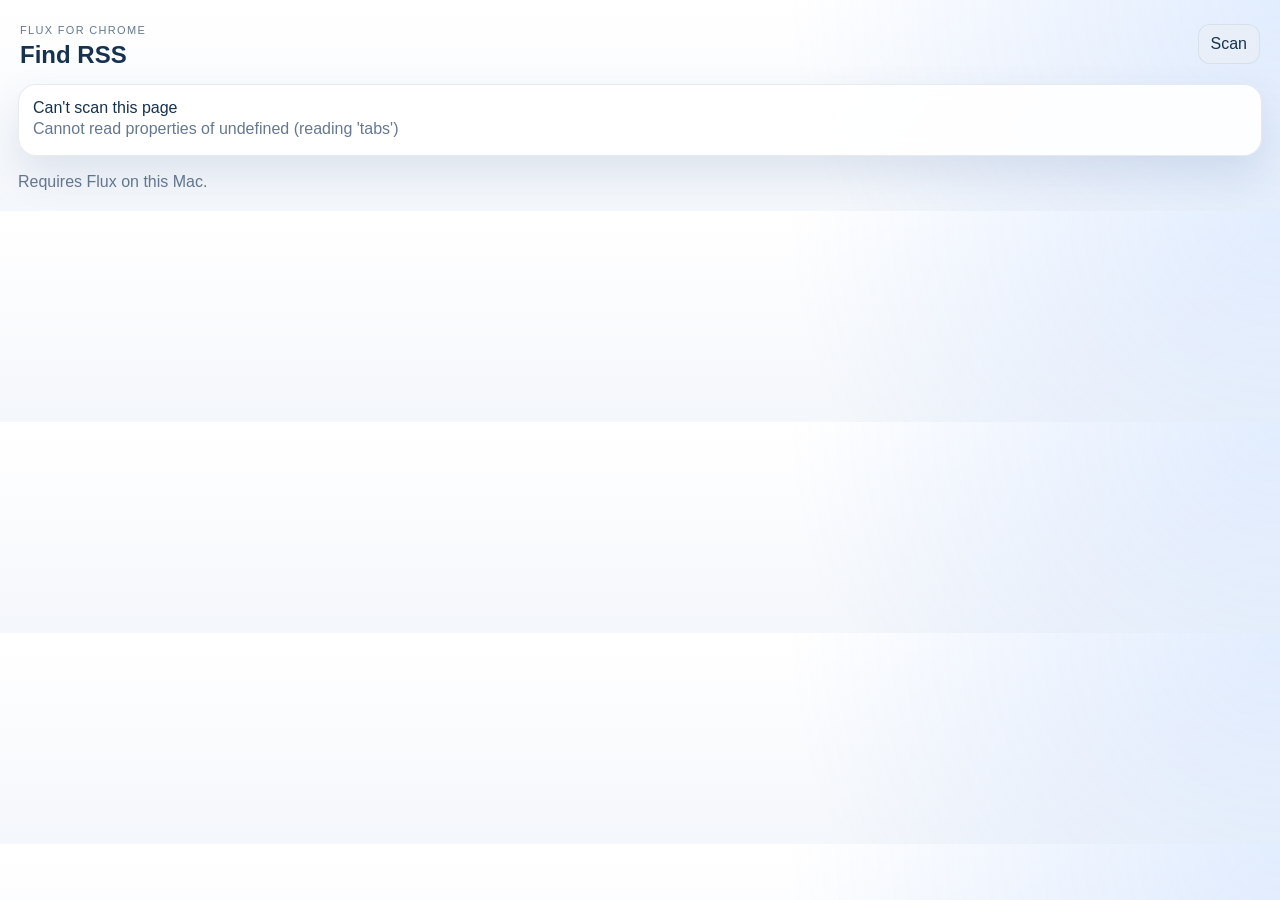
<file: ChromeExtension/popup.html>
<!doctype html>
<html lang="en">
  <head>
    <meta charset="utf-8">
    <meta name="viewport" content="width=device-width, initial-scale=1">
    <title>Flux RSS Detector</title>
    <link rel="stylesheet" href="popup.css">
  </head>
  <body>
    <main class="app-shell">
      <header class="hero">
        <div>
          <p id="eyebrow-label" class="eyebrow">Flux</p>
          <h1>Find RSS</h1>
        </div>
        <button id="rescan-button" class="ghost-button" type="button">Scan</button>
      </header>

      <section id="page-card" class="card hidden">
        <p class="card-label">Current page</p>
        <h2 id="page-title" class="page-title">-</h2>
        <p id="page-url" class="page-url">-</p>
      </section>

      <section id="loading-card" class="card state-card">
        <div class="spinner" aria-hidden="true"></div>
        <div>
          <p class="state-title">Scanning</p>
          <p id="loading-copy" class="state-copy">Starting...</p>
        </div>
      </section>

      <section id="error-card" class="card hidden">
        <p class="state-title">Can't scan this page</p>
        <p id="error-copy" class="state-copy"></p>
      </section>

      <section id="results-section" class="hidden">
        <div class="section-heading">
          <div>
            <p class="card-label">Results</p>
            <h2 id="results-title">Feeds</h2>
          </div>
          <p id="results-meta" class="muted"></p>
        </div>
        <div id="results-list" class="results-list"></div>
      </section>

      <section id="empty-card" class="card hidden">
        <p class="state-title">No feed found</p>
        <p id="empty-copy" class="state-copy"></p>
      </section>

      <section id="notice-card" class="card subtle-card hidden">
        <p class="card-label">Note</p>
        <p id="notice-copy" class="state-copy"></p>
      </section>

      <footer class="footer-note">
        <p>
          Requires Flux on this Mac.
        </p>
      </footer>
    </main>

    <script type="module" src="popup.js"></script>
  </body>
</html>
</file>
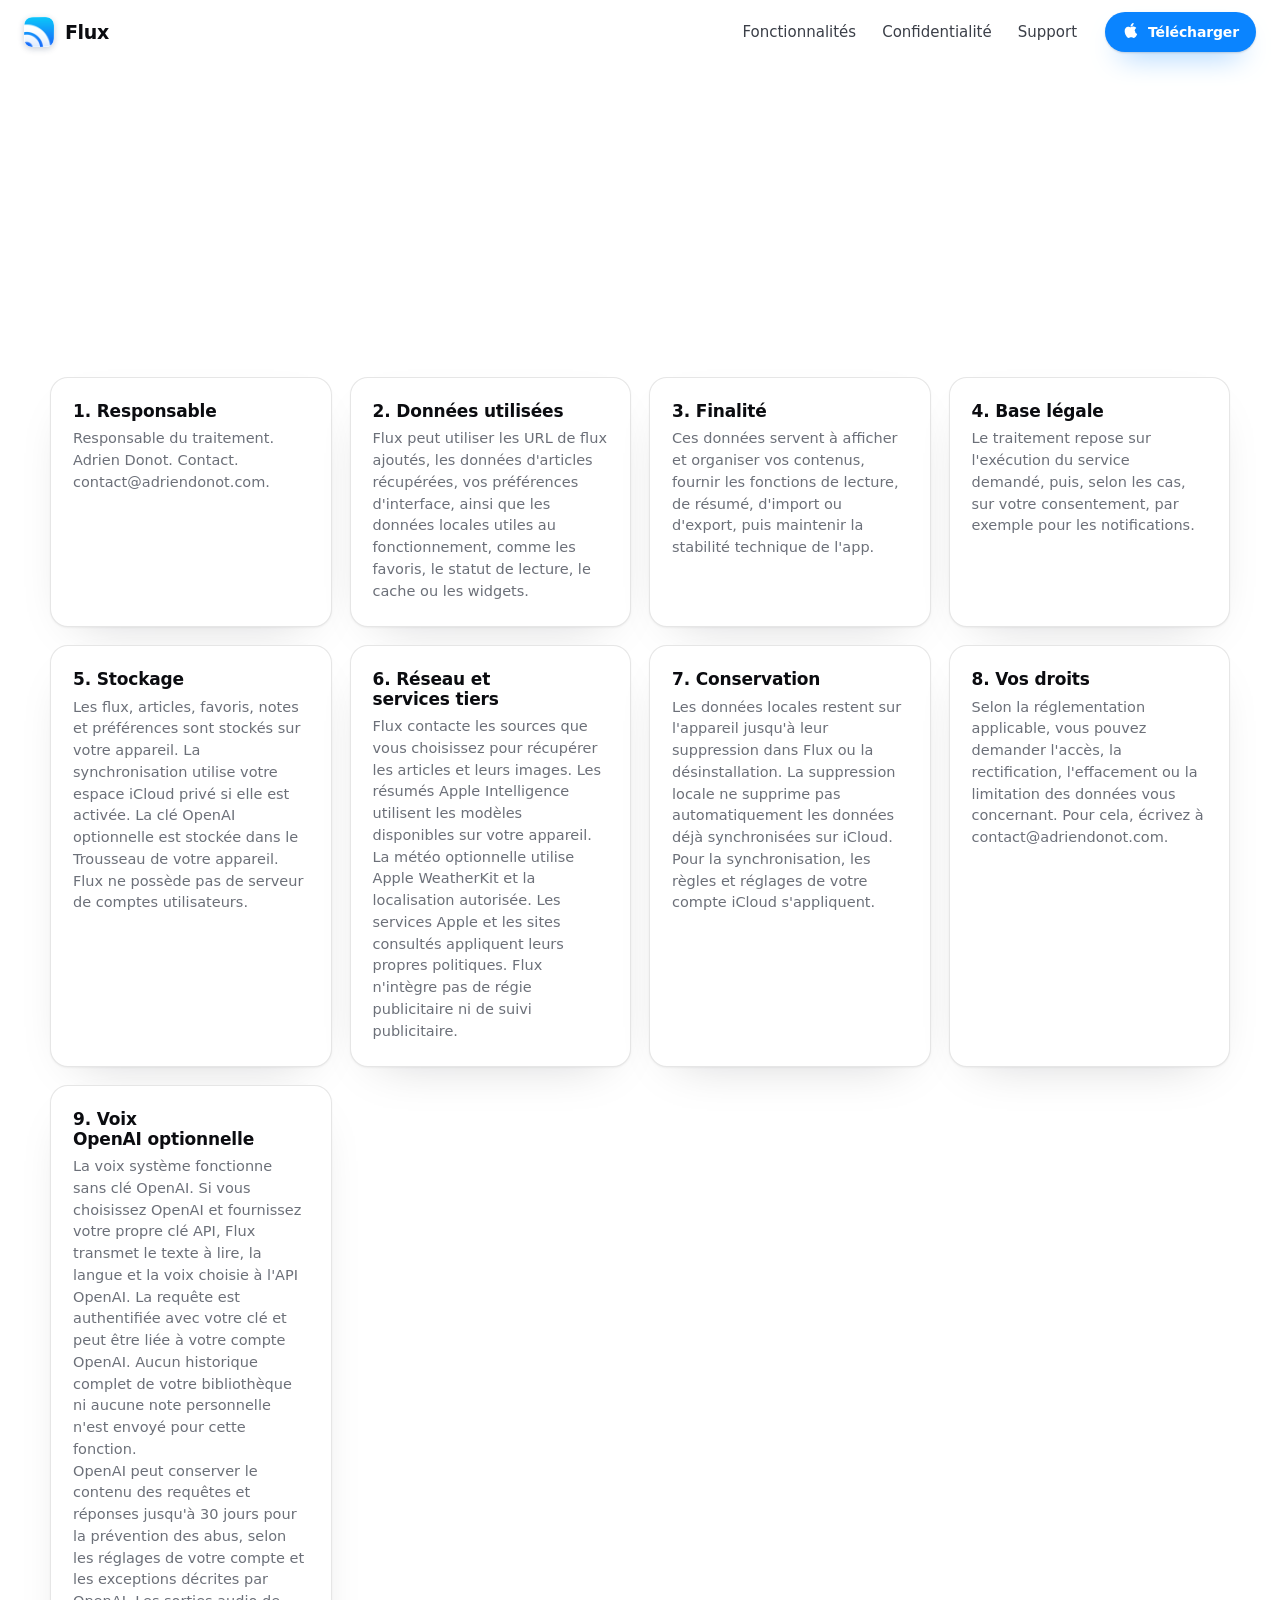
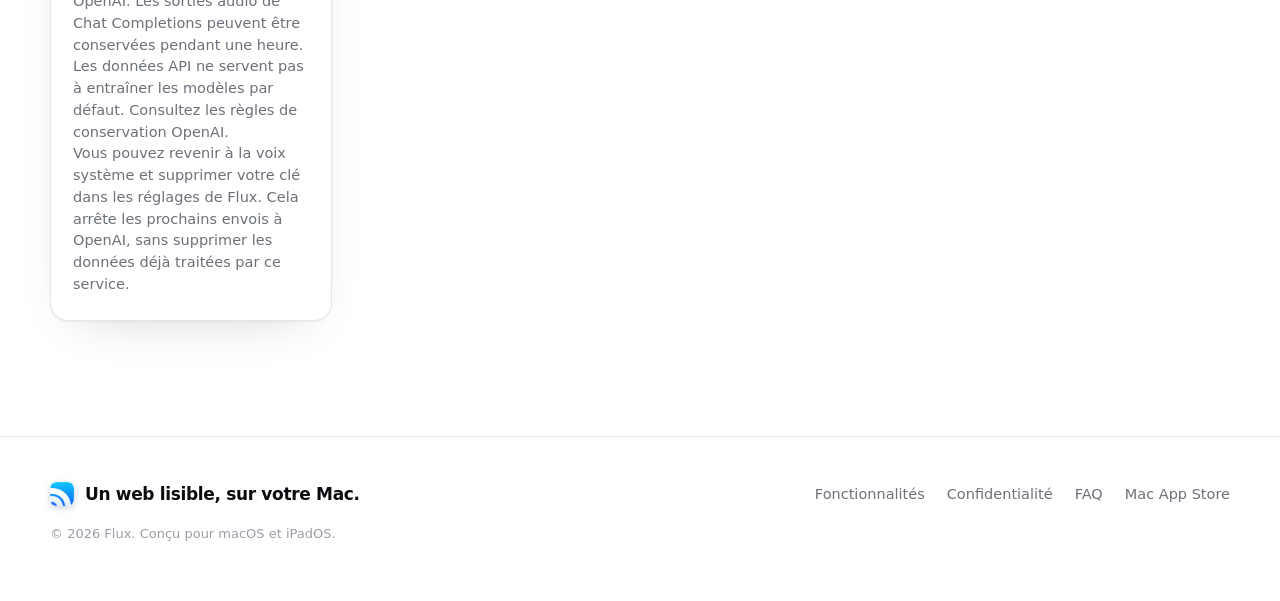
<file: web/privacy-policy.html>
<!doctype html>
<html lang="fr">
<head>
  <meta charset="utf-8" />
  <meta name="viewport" content="width=device-width, initial-scale=1" />
  <title>Flux, confidentialité</title>
  <meta name="description" content="Politique de confidentialité de Flux." />
  <meta name="theme-color" content="#ffffff" />
  <link rel="canonical" href="https://pulssart.github.io/flux-mac/privacy-policy.html" />
  <link rel="icon" type="image/png" href="assets/flux-icon.png" />
  <link rel="apple-touch-icon" href="assets/flux-icon.png" />
  <link rel="stylesheet" href="styles.css" />
</head>
<body>
  <header class="topbar">
    <div class="topbar-inner">
      <a class="brand" href="index.html" aria-label="Flux">
        <img src="assets/flux-icon.png" alt="" width="30" height="30" />
        <span>Flux</span>
      </a>
      <nav class="topnav" aria-label="Navigation">
        <a href="index.html#fonctionnalites">Fonctionnalités</a>
        <a href="index.html#confidentialite">Confidentialité</a>
        <a href="support.html">Support</a>
      </nav>
      <a class="btn btn-primary btn-sm" href="https://apps.apple.com/fr/app/flux-smart-rss-reader/id6752223666" target="_blank" rel="noreferrer">
        <svg class="apple" viewBox="0 0 384 512" fill="currentColor" aria-hidden="true"><path d="M318.7 268c-.2-36.7 16.4-64.4 50-84.8-18.8-26.9-47.2-41.7-84.7-44.6-35.5-2.8-74.3 20.7-88.5 20.7-15 0-49.4-19.7-76.4-19.7C63.3 141 16 184.4 16 273.5q0 39.4 14.4 81.2c12.8 36.7 59 126.7 107.2 125.2 25.2-.6 43-17.9 75.8-17.9 31.8 0 48.3 17.9 76.4 17.9 48.6-.7 90.4-82.5 102.6-119.3-65.2-30.7-61.7-90-61.7-91.6zm-56.6-164.2c27.3-32.4 24.8-61.9 24-72.5-24.1 1.4-52 16.4-67.9 34.9-17.5 19.8-27.8 44.3-25.6 71.9 26.1 2 49.9-11.4 69.5-34.3z"/></svg>
        <span>Télécharger</span>
      </a>
    </div>
  </header>

  <main>
    <section class="hero container" style="min-height:auto;padding-bottom:56px" data-reveal>
      <div class="hero-variant v-centre">
        <div class="hero-head" style="max-width:860px">
          <span class="hero-eyebrow-pill"><i class="dot"></i><span>Confidentialité</span></span>
          <h1>Flux traite ce qui est nécessaire pour faire tourner l'app.</h1>
          <p class="lead">La plupart des données restent locales sur votre appareil. Cette page résume ce que Flux utilise, pourquoi, et combien de temps.</p>
          <div class="hero-note"><span>Dernière mise à jour. 10 octobre 2026.</span></div>
        </div>
      </div>
    </section>

    <section class="section">
      <div class="container mini-grid">
        <article class="mini">
          <h3>1. Responsable</h3>
          <p>Responsable du traitement. Adrien Donot. Contact. contact@adriendonot.com.</p>
        </article>
        <article class="mini">
          <h3>2. Données utilisées</h3>
          <p>Flux peut utiliser les URL de flux ajoutés, les données d'articles récupérées, vos préférences d'interface, ainsi que les données locales utiles au fonctionnement, comme les favoris, le statut de lecture, le cache ou les widgets.</p>
        </article>
        <article class="mini">
          <h3>3. Finalité</h3>
          <p>Ces données servent à afficher et organiser vos contenus, fournir les fonctions de lecture, de résumé, d'import ou d'export, puis maintenir la stabilité technique de l'app.</p>
        </article>
        <article class="mini">
          <h3>4. Base légale</h3>
          <p>Le traitement repose sur l'exécution du service demandé, puis, selon les cas, sur votre consentement, par exemple pour les notifications.</p>
        </article>
        <article class="mini">
          <h3>5. Stockage</h3>
          <p>Les flux, articles, favoris, notes et préférences sont stockés sur votre appareil. La synchronisation utilise votre espace iCloud privé si elle est activée. La clé OpenAI optionnelle est stockée dans le Trousseau de votre appareil. Flux ne possède pas de serveur de comptes utilisateurs.</p>
        </article>
        <article class="mini">
          <h3>6. Réseau et services tiers</h3>
          <p>Flux contacte les sources que vous choisissez pour récupérer les articles et leurs images. Les résumés Apple Intelligence utilisent les modèles disponibles sur votre appareil. La météo optionnelle utilise Apple WeatherKit et la localisation autorisée. Les services Apple et les sites consultés appliquent leurs propres politiques. Flux n'intègre pas de régie publicitaire ni de suivi publicitaire.</p>
        </article>
        <article class="mini">
          <h3>7. Conservation</h3>
          <p>Les données locales restent sur l'appareil jusqu'à leur suppression dans Flux ou la désinstallation. La suppression locale ne supprime pas automatiquement les données déjà synchronisées sur iCloud. Pour la synchronisation, les règles et réglages de votre compte iCloud s'appliquent.</p>
        </article>
        <article class="mini">
          <h3>8. Vos droits</h3>
          <p>Selon la réglementation applicable, vous pouvez demander l'accès, la rectification, l'effacement ou la limitation des données vous concernant. Pour cela, écrivez à contact@adriendonot.com.</p>
        </article>
        <article class="mini">
          <h3>9. Voix OpenAI optionnelle</h3>
          <p>La voix système fonctionne sans clé OpenAI. Si vous choisissez OpenAI et fournissez votre propre clé API, Flux transmet le texte à lire, la langue et la voix choisie à l'API OpenAI. La requête est authentifiée avec votre clé et peut être liée à votre compte OpenAI. Aucun historique complet de votre bibliothèque ni aucune note personnelle n'est envoyé pour cette fonction.</p>
          <p>OpenAI peut conserver le contenu des requêtes et réponses jusqu'à 30 jours pour la prévention des abus, selon les réglages de votre compte et les exceptions décrites par OpenAI. Les sorties audio de Chat Completions peuvent être conservées pendant une heure. Les données API ne servent pas à entraîner les modèles par défaut. Consultez les <a href="https://developers.openai.com/api/docs/guides/your-data/">règles de conservation OpenAI</a>.</p>
          <p>Vous pouvez revenir à la voix système et supprimer votre clé dans les réglages de Flux. Cela arrête les prochains envois à OpenAI, sans supprimer les données déjà traitées par ce service.</p>
        </article>
      </div>
    </section>
  </main>

  <footer class="site-footer">
    <div class="container">
      <div class="footer-inner">
        <a class="brand" href="index.html"><img src="assets/flux-icon.png" alt="" width="24" height="24" style="width:24px;height:24px;border-radius:6px" /><span>Un web lisible, sur votre Mac.</span></a>
        <div class="footer-links">
          <a href="index.html#fonctionnalites">Fonctionnalités</a>
          <a href="index.html#confidentialite">Confidentialité</a>
          <a href="index.html#faq">FAQ</a>
          <a href="https://apps.apple.com/fr/app/flux-smart-rss-reader/id6752223666" target="_blank" rel="noreferrer">Mac App Store</a>
        </div>
      </div>
      <p class="footer-meta">© 2026 Flux. Conçu pour macOS et iPadOS.</p>
    </div>
  </footer>

  <script src="app.js"></script>
</body>
</html>
</file>
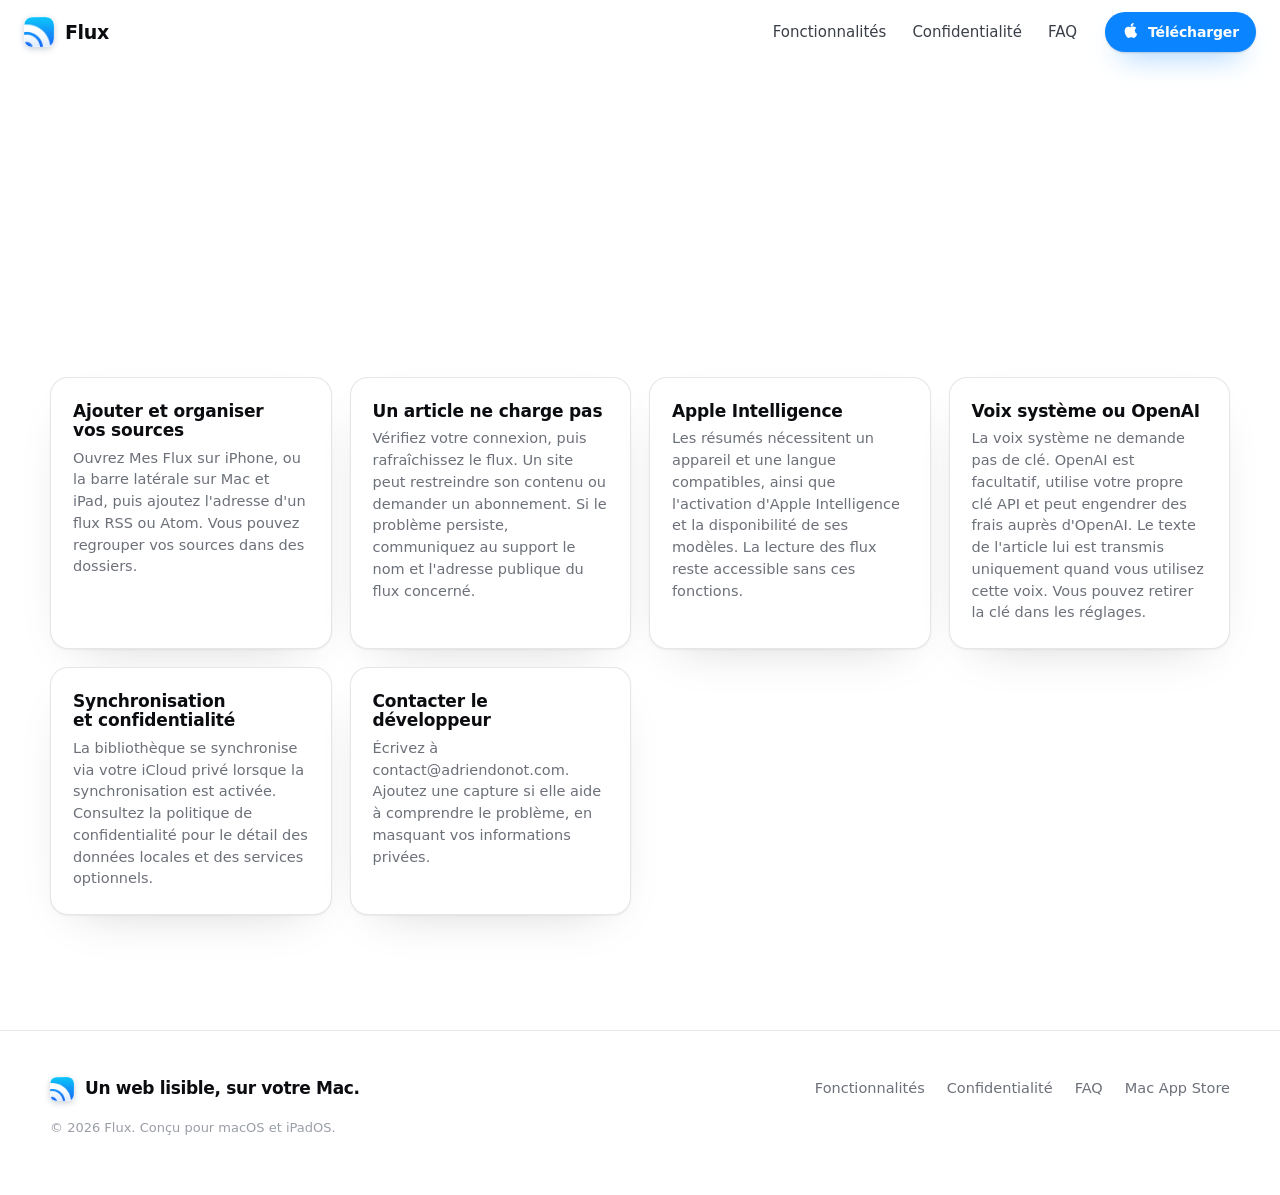
<file: web/support.html>
<!doctype html>
<html lang="fr">
<head>
  <meta charset="utf-8" />
  <meta name="viewport" content="width=device-width, initial-scale=1" />
  <title>Flux, support</title>
  <meta name="description" content="Aide et contact pour Flux sur Mac, iPhone et iPad." />
  <meta name="theme-color" content="#ffffff" />
  <link rel="canonical" href="https://pulssart.github.io/flux-mac/support.html" />
  <link rel="icon" type="image/png" href="assets/flux-icon.png" />
  <link rel="apple-touch-icon" href="assets/flux-icon.png" />
  <link rel="stylesheet" href="styles.css" />
</head>
<body>
  <header class="topbar">
    <div class="topbar-inner">
      <a class="brand" href="index.html" aria-label="Flux">
        <img src="assets/flux-icon.png" alt="" width="30" height="30" />
        <span>Flux</span>
      </a>
      <nav class="topnav" aria-label="Navigation">
        <a href="index.html#fonctionnalites">Fonctionnalités</a>
        <a href="index.html#confidentialite">Confidentialité</a>
        <a href="index.html#faq">FAQ</a>
      </nav>
      <a class="btn btn-primary btn-sm" href="https://apps.apple.com/fr/app/flux-smart-rss-reader/id6752223666" target="_blank" rel="noreferrer">
        <svg class="apple" viewBox="0 0 384 512" fill="currentColor" aria-hidden="true"><path d="M318.7 268c-.2-36.7 16.4-64.4 50-84.8-18.8-26.9-47.2-41.7-84.7-44.6-35.5-2.8-74.3 20.7-88.5 20.7-15 0-49.4-19.7-76.4-19.7C63.3 141 16 184.4 16 273.5q0 39.4 14.4 81.2c12.8 36.7 59 126.7 107.2 125.2 25.2-.6 43-17.9 75.8-17.9 31.8 0 48.3 17.9 76.4 17.9 48.6-.7 90.4-82.5 102.6-119.3-65.2-30.7-61.7-90-61.7-91.6zm-56.6-164.2c27.3-32.4 24.8-61.9 24-72.5-24.1 1.4-52 16.4-67.9 34.9-17.5 19.8-27.8 44.3-25.6 71.9 26.1 2 49.9-11.4 69.5-34.3z"/></svg>
        <span>Télécharger</span>
      </a>
    </div>
  </header>

  <main>
    <section class="hero container" style="min-height:auto;padding-bottom:56px" data-reveal>
      <div class="hero-variant v-centre"><div class="hero-head" style="max-width:860px">
        <span class="hero-eyebrow-pill">Support</span>
        <h1>Aide et contact pour Flux.</h1>
        <p class="lead">Pour signaler un problème, indiquez votre appareil, la version de Flux et les étapes pour le reproduire. Ne transmettez jamais de clé API ni de mot de passe.</p>
        <a class="btn btn-primary" href="mailto:contact@adriendonot.com">contact@adriendonot.com</a>
      </div></div>
    </section>
    <section class="section"><div class="container mini-grid">
      <article class="mini"><h3>Ajouter et organiser vos sources</h3><p>Ouvrez Mes Flux sur iPhone, ou la barre latérale sur Mac et iPad, puis ajoutez l'adresse d'un flux RSS ou Atom. Vous pouvez regrouper vos sources dans des dossiers.</p></article>
      <article class="mini"><h3>Un article ne charge pas</h3><p>Vérifiez votre connexion, puis rafraîchissez le flux. Un site peut restreindre son contenu ou demander un abonnement. Si le problème persiste, communiquez au support le nom et l'adresse publique du flux concerné.</p></article>
      <article class="mini"><h3>Apple Intelligence</h3><p>Les résumés nécessitent un appareil et une langue compatibles, ainsi que l'activation d'Apple Intelligence et la disponibilité de ses modèles. La lecture des flux reste accessible sans ces fonctions.</p></article>
      <article class="mini"><h3>Voix système ou OpenAI</h3><p>La voix système ne demande pas de clé. OpenAI est facultatif, utilise votre propre clé API et peut engendrer des frais auprès d'OpenAI. Le texte de l'article lui est transmis uniquement quand vous utilisez cette voix. Vous pouvez retirer la clé dans les réglages.</p></article>
      <article class="mini"><h3>Synchronisation et confidentialité</h3><p>La bibliothèque se synchronise via votre iCloud privé lorsque la synchronisation est activée. Consultez la <a href="privacy-policy.html">politique de confidentialité</a> pour le détail des données locales et des services optionnels.</p></article>
      <article class="mini"><h3>Contacter le développeur</h3><p>Écrivez à <a href="mailto:contact@adriendonot.com">contact@adriendonot.com</a>. Ajoutez une capture si elle aide à comprendre le problème, en masquant vos informations privées.</p></article>
    </div></section>
  </main>
  <footer class="site-footer">
    <div class="container">
      <div class="footer-inner">
        <a class="brand" href="index.html"><img src="assets/flux-icon.png" alt="" width="24" height="24" style="width:24px;height:24px;border-radius:6px" /><span>Un web lisible, sur votre Mac.</span></a>
        <div class="footer-links">
          <a href="index.html#fonctionnalites">Fonctionnalités</a>
          <a href="index.html#confidentialite">Confidentialité</a>
          <a href="index.html#faq">FAQ</a>
          <a href="https://apps.apple.com/fr/app/flux-smart-rss-reader/id6752223666" target="_blank" rel="noreferrer">Mac App Store</a>
        </div>
      </div>
      <p class="footer-meta">© 2026 Flux. Conçu pour macOS et iPadOS.</p>
    </div>
  </footer>

  <script src="app.js"></script>
</body>
</html>
</file>
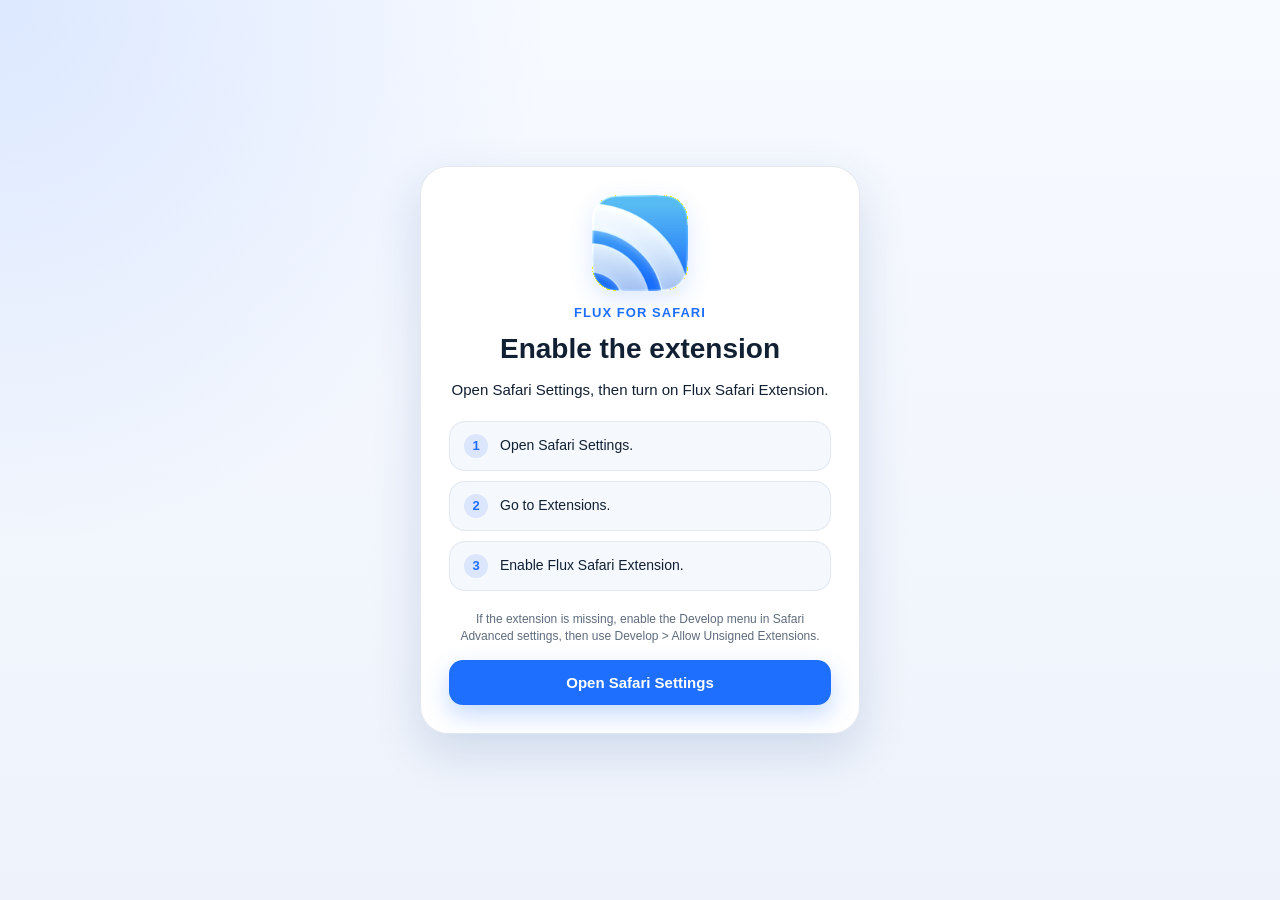
<file: FluxSafariExtension/Flux Safari/Flux Safari/Resources/Base.lproj/Main.html>
<!DOCTYPE html>
<html>
<head>
    <meta http-equiv="Content-Type" content="text/html; charset=utf-8">
    <meta http-equiv="Content-Security-Policy" content="default-src 'self'">

    <meta name="viewport" content="width=device-width, initial-scale=1, user-scalable=no">

    <link rel="stylesheet" href="../Style.css">
    <script src="../Script.js" defer></script>
</head>
<body>
    <main class="panel">
        <img class="app-icon" src="../Icon.png" width="96" height="96" alt="Flux Safari Icon">
        <p class="eyebrow">Flux for Safari</p>
        <h1>Enable the extension</h1>

        <p class="state-unknown lead">Open Safari Settings, then turn on Flux Safari Extension.</p>
        <p class="state-on lead">Flux Safari Extension is on. You can now use it from Safari’s Extensions button.</p>
        <p class="state-off lead">Flux Safari Extension is off. Open Safari Settings to turn it on.</p>

        <div class="steps">
            <div class="step"><span class="step-number">1</span><span>Open Safari Settings.</span></div>
            <div class="step"><span class="step-number">2</span><span>Go to Extensions.</span></div>
            <div class="step"><span class="step-number">3</span><span>Enable Flux Safari Extension.</span></div>
        </div>

        <p class="hint">If the extension is missing, enable the Develop menu in Safari Advanced settings, then use Develop &gt; Allow Unsigned Extensions.</p>

        <button class="open-preferences">Open Safari Settings</button>
    </main>
</body>
</html>
</file>
<file: web/styles.css>
/* ============================================================
   Flux — Landing éditoriale (Mac & iPad)
   Esthétique : Apple/produit, blanc épuré, accent bleu de marque,
   titres éditoriaux (serif), ton calme.
   ============================================================ */

@import url("https://fonts.googleapis.com/css2?family=Newsreader:opsz,wght@6..72,400;6..72,500;6..72,600;6..72,700&display=swap");

:root {
  /* Surfaces */
  --page: #ffffff;
  --page-soft: #f4f5f7;
  --page-tint: #eef4fd;          /* bleu très pâle, dérivé de l'accent */
  --card: #ffffff;

  /* Encre */
  --ink: #0b0c10;
  --ink-2: #3b3f48;
  --muted: #6c7079;
  --faint: #9a9ea7;

  /* Lignes */
  --line: rgba(11, 12, 16, 0.10);
  --line-soft: rgba(11, 12, 16, 0.06);

  /* Accent (piloté par Tweaks) */
  --accent: #0a84ff;
  --accent-strong: #0060df;
  --accent-2: #38b6ff;
  --accent-tint: color-mix(in oklab, var(--accent) 9%, white);
  --accent-tint-strong: color-mix(in oklab, var(--accent) 16%, white);

  /* IA / Aujourd'hui (violet Apple Intelligence, discret) */
  --ai: #8a5cf6;
  --ai-tint: color-mix(in oklab, var(--ai) 10%, white);

  /* Typo titres (piloté par Tweaks : serif | sans) */
  --title-family: "Newsreader", Georgia, "Times New Roman", serif;
  --title-weight: 600;
  --title-tracking: -0.012em;

  --sans: -apple-system, BlinkMacSystemFont, "SF Pro Text", "Segoe UI", system-ui, sans-serif;

  --radius-lg: 26px;
  --radius: 18px;
  --radius-sm: 12px;
  --radius-pill: 999px;

  --shadow-card: 0 1px 2px rgba(11,12,16,.05), 0 18px 50px -28px rgba(11,12,16,.22);
  --shadow-float: 0 40px 90px -40px rgba(13,40,80,.40), 0 8px 24px -16px rgba(13,40,80,.25);

  --container: min(1180px, calc(100vw - 48px));
  --container-wide: min(1320px, calc(100vw - 48px));
}

[data-title-font="sans"] {
  --title-family: var(--sans);
  --title-weight: 680;
  --title-tracking: -0.026em;
}

* { box-sizing: border-box; }
html, body { margin: 0; padding: 0; }
html { scroll-behavior: smooth; -webkit-font-smoothing: antialiased; text-rendering: optimizeLegibility; }

body {
  background: var(--page);
  color: var(--ink);
  font-family: var(--sans);
  font-size: 17px;
  line-height: 1.6;
  overflow-x: hidden;
}

@media (prefers-reduced-motion: reduce) {
  html { scroll-behavior: auto; }
}

img { display: block; max-width: 100%; height: auto; }
a { color: inherit; text-decoration: none; }

.container { width: var(--container); margin-inline: auto; }
.container-wide { width: var(--container-wide); margin-inline: auto; }

/* ---------- Typographie ---------- */
.eyebrow {
  font-family: var(--sans);
  font-size: 12.5px;
  font-weight: 650;
  letter-spacing: 0.13em;
  text-transform: uppercase;
  color: var(--accent-strong);
  margin: 0 0 18px;
  display: inline-flex;
  align-items: center;
  gap: 9px;
}
.eyebrow::before {
  content: "";
  width: 7px; height: 7px;
  border-radius: 50%;
  background: var(--accent);
}
.eyebrow.is-ai { color: color-mix(in oklab, var(--ai) 70%, black); }
.eyebrow.is-ai::before { background: var(--ai); }

h1, h2, h3 {
  font-family: var(--title-family);
  font-weight: var(--title-weight);
  letter-spacing: var(--title-tracking);
  line-height: 1.06;
  color: var(--ink);
  margin: 0;
  text-wrap: balance;
}

h1 { font-size: clamp(40px, 6vw, 76px); }
h2 { font-size: clamp(30px, 3.8vw, 50px); line-height: 1.08; }
h3 { font-size: clamp(22px, 2.2vw, 30px); line-height: 1.14; }

p { margin: 0; }
.lead {
  font-size: clamp(18px, 1.5vw, 21px);
  line-height: 1.55;
  color: var(--ink-2);
  text-wrap: pretty;
}

/* ============================================================
   Top bar
   ============================================================ */
.topbar {
  position: sticky;
  top: 0;
  z-index: 80;
  background: color-mix(in oklab, var(--page) 78%, transparent);
  -webkit-backdrop-filter: saturate(180%) blur(20px);
  backdrop-filter: saturate(180%) blur(20px);
  border-bottom: 1px solid transparent;
  transition: border-color .3s ease, background .3s ease;
}
.topbar.is-stuck { border-bottom-color: var(--line-soft); }
.topbar-inner {
  width: var(--container-wide);
  margin-inline: auto;
  height: 64px;
  display: flex;
  align-items: center;
  gap: 28px;
}
.brand { display: inline-flex; align-items: center; gap: 11px; }
.brand img { width: 30px; height: 30px; border-radius: 8px; box-shadow: 0 2px 6px rgba(13,40,80,.22); }
.brand span { font-weight: 650; font-size: 19px; letter-spacing: -0.02em; }

.topnav { display: flex; align-items: center; gap: 26px; margin-left: auto; }
.topnav a {
  font-size: 15px;
  color: var(--ink-2);
  font-weight: 500;
  transition: color .2s ease;
}
.topnav a:hover { color: var(--ink); }

.lang-switch {
  display: inline-flex;
  border: 1px solid var(--line);
  border-radius: var(--radius-pill);
  padding: 2px;
  background: var(--page-soft);
}
.lang-btn {
  border: 0;
  background: transparent;
  font: inherit;
  font-size: 12.5px;
  font-weight: 650;
  letter-spacing: .03em;
  color: var(--muted);
  padding: 5px 11px;
  border-radius: var(--radius-pill);
  cursor: pointer;
  transition: all .2s ease;
}
.lang-btn.active { background: var(--card); color: var(--ink); box-shadow: 0 1px 2px rgba(11,12,16,.12); }

@media (max-width: 720px) {
  .topbar-inner {
    width: min(100% - 28px, 100%);
    height: auto;
    min-height: 64px;
    flex-wrap: wrap;
    gap: 10px 14px;
    padding: 10px 0;
  }

  .topnav {
    order: 3;
    width: 100%;
    margin-left: 0;
    gap: 16px;
    overflow-x: auto;
    padding-bottom: 2px;
    scrollbar-width: none;
  }

  .topnav::-webkit-scrollbar {
    display: none;
  }

  .topnav a {
    flex: 0 0 auto;
    font-size: 13.5px;
  }

  .lang-switch {
    margin-left: auto;
  }

  .topbar .btn-sm {
    padding-inline: 12px;
  }
}

/* ---------- Boutons ---------- */
.btn {
  display: inline-flex;
  align-items: center;
  justify-content: center;
  gap: 9px;
  font-family: var(--sans);
  font-size: 15.5px;
  font-weight: 600;
  letter-spacing: -0.01em;
  padding: 13px 22px;
  border-radius: var(--radius-pill);
  cursor: pointer;
  border: 1px solid transparent;
  transition: transform .18s ease, box-shadow .25s ease, background .2s ease, color .2s ease;
  white-space: nowrap;
}
.btn:active { transform: translateY(1px); }
.btn-primary {
  background: var(--accent);
  color: #fff;
  box-shadow: 0 1px 2px rgba(13,40,80,.18), 0 14px 30px -16px var(--accent);
}
.btn-primary:hover { background: var(--accent-strong); box-shadow: 0 1px 2px rgba(13,40,80,.2), 0 18px 40px -16px var(--accent); }
.btn-ghost {
  background: var(--page-soft);
  color: var(--ink);
  border-color: var(--line);
}
.btn-ghost:hover { background: #ececef; }
.btn-sm { padding: 8px 16px; font-size: 14px; }
.btn .apple { width: 17px; height: 17px; margin-top: -2px; }

/* ============================================================
   HERO — 3 directions pilotées par [data-hero]
   ============================================================ */
.hero { position: relative; padding-top: clamp(48px, 7vw, 96px); }
.hero-variant { display: none; }
[data-hero="centre"]   .hero-variant.v-centre,
[data-hero="split"]    .hero-variant.v-split,
[data-hero="immersif"] .hero-variant.v-immersif { display: block; }

.hero-eyebrow-pill {
  display: inline-flex;
  align-items: center;
  gap: 8px;
  font-size: 13px;
  font-weight: 550;
  color: var(--ink-2);
  background: var(--page-soft);
  border: 1px solid var(--line);
  padding: 6px 13px 6px 9px;
  border-radius: var(--radius-pill);
  margin-bottom: 26px;
}
.hero-eyebrow-pill b { color: var(--ink); font-weight: 650; }
.hero-eyebrow-pill .dot { width: 6px; height: 6px; border-radius: 50%; background: var(--accent); }

.cta-row { display: flex; flex-wrap: wrap; gap: 12px; align-items: center; }
.hero-note { margin-top: 22px; font-size: 13.5px; color: var(--muted); display: flex; flex-wrap: wrap; gap: 8px 16px; align-items: center; }
.hero-note .sep { width: 3px; height: 3px; border-radius: 50%; background: var(--faint); }

.app-frame {
  border-radius: 14px;
  filter: drop-shadow(0 50px 80px rgba(13,40,80,.22));
}

/* — Variante CENTRÉE — */
.v-centre { text-align: center; }
.v-centre .hero-head { max-width: 920px; margin-inline: auto; }
.v-centre h1 { margin-bottom: 22px; }
.v-centre .lead { max-width: 640px; margin: 0 auto 30px; font-size: clamp(18px, 1.6vw, 22px); }
.v-centre .cta-row { justify-content: center; }
.v-centre .hero-note { justify-content: center; }
.v-centre .hero-stage {
  margin-top: clamp(44px, 5vw, 72px);
  position: relative;
}
.v-centre .hero-stage img { width: 100%; max-width: 1120px; margin-inline: auto; }
.v-centre .hero-stage::after {
  content: "";
  position: absolute;
  left: 50%; bottom: -10%;
  width: 70%; height: 60%;
  transform: translateX(-50%);
  background: radial-gradient(ellipse at center, var(--accent-tint), transparent 70%);
  z-index: -1;
  filter: blur(30px);
}

/* — Variante SPLIT — */
.v-split .hero-grid {
  display: grid;
  grid-template-columns: minmax(0, 0.92fr) minmax(0, 1.08fr);
  gap: clamp(32px, 4vw, 70px);
  align-items: center;
}
.v-split h1 { margin-bottom: 22px; }
.v-split .lead { margin-bottom: 30px; max-width: 30ch; }
.v-split .hero-stage { position: relative; }
.v-split .hero-stage img { width: 116%; max-width: none; }
.v-split .hero-stage::after {
  content: "";
  position: absolute; inset: 8% -10% -10% 6%;
  background: radial-gradient(ellipse at 40% 50%, var(--accent-tint), transparent 70%);
  z-index: -1; filter: blur(34px);
}
@media (max-width: 880px) {
  .v-split .hero-grid { grid-template-columns: 1fr; }
  .v-split .lead { max-width: none; }
  .v-split .hero-stage img { width: 100%; }
}

/* — Variante IMMERSIVE — */
.v-immersif .hero-head {
  display: grid;
  grid-template-columns: 1.5fr 1fr;
  gap: 30px;
  align-items: end;
  margin-bottom: clamp(36px, 4vw, 56px);
}
.v-immersif h1 { font-size: clamp(38px, 5.4vw, 68px); }
.v-immersif .hero-side { padding-bottom: 6px; }
.v-immersif .lead { margin-bottom: 24px; }
.v-immersif .hero-stage {
  position: relative;
  border-radius: var(--radius-lg);
  background:
    linear-gradient(180deg, var(--accent-tint), var(--page-tint));
  padding: clamp(28px, 4vw, 64px) clamp(28px, 4vw, 64px) 0;
  overflow: hidden;
  border: 1px solid var(--line-soft);
}
.v-immersif .hero-stage img { width: 100%; border-radius: 12px 12px 0 0; box-shadow: 0 -10px 60px -20px rgba(13,40,80,.3); }
@media (max-width: 880px) {
  .v-immersif .hero-head { grid-template-columns: 1fr; gap: 18px; }
}

/* ---------- Bandeau de réassurance ---------- */
.assurance {
  margin-top: clamp(56px, 7vw, 104px);
  border-top: 1px solid var(--line-soft);
  border-bottom: 1px solid var(--line-soft);
  padding: 22px 0;
}
.assurance-inner {
  display: flex;
  flex-wrap: wrap;
  justify-content: space-between;
  gap: 18px 32px;
}
.assurance .item {
  display: flex;
  align-items: center;
  gap: 10px;
  font-size: 14.5px;
  color: var(--ink-2);
  font-weight: 500;
}
.assurance .item svg { width: 18px; height: 18px; color: var(--accent); flex: none; }

/* ============================================================
   Sections de contenu
   ============================================================ */
.section { padding: clamp(72px, 9vw, 140px) 0; }
.section.tint { background: var(--page-soft); }
.section.tint-blue { background: linear-gradient(180deg, var(--page-tint), var(--page)); }

.split {
  display: grid;
  grid-template-columns: minmax(0, 1fr) minmax(0, 1.18fr);
  gap: clamp(36px, 5vw, 84px);
  align-items: center;
}
.split.reverse { grid-template-columns: minmax(0, 1.18fr) minmax(0, 1fr); }
.split.reverse .copy-col { order: 2; }
.split.reverse .visual-col { order: 1; }
@media (max-width: 900px) {
  .split, .split.reverse { grid-template-columns: 1fr; gap: 40px; }
  .split.reverse .copy-col { order: 1; }
  .split.reverse .visual-col { order: 2; }
}

.copy-col h2 { margin-bottom: 20px; }
.copy-col .lead { margin-bottom: 26px; }

.feature-list { display: flex; flex-direction: column; gap: 14px; margin-top: 26px; }
.feature-list .row { display: flex; gap: 13px; align-items: flex-start; }
.feature-list .check {
  flex: none; margin-top: 2px;
  width: 22px; height: 22px; border-radius: 50%;
  background: var(--accent-tint); color: var(--accent-strong);
  display: grid; place-items: center;
}
.feature-list .check svg { width: 13px; height: 13px; }
.feature-list .row p { font-size: 15.5px; color: var(--ink-2); line-height: 1.5; }
.feature-list .row b { color: var(--ink); font-weight: 600; }

/* Visuels d'app */
.visual-col { position: relative; }
.shot {
  width: 100%;
  filter: drop-shadow(0 40px 70px rgba(13,40,80,.18));
}
.shot.bleed-right { width: 118%; }
.shot.bleed-left { width: 118%; margin-left: -18%; }
@media (max-width: 900px) {
  .shot.bleed-right, .shot.bleed-left { width: 100%; margin-left: 0; }
}

.tag-ai {
  display: inline-flex;
  align-items: center;
  gap: 8px;
  font-size: 13px;
  font-weight: 600;
  color: color-mix(in oklab, var(--ai) 72%, black);
  background: var(--ai-tint);
  border: 1px solid color-mix(in oklab, var(--ai) 24%, white);
  padding: 7px 13px;
  border-radius: var(--radius-pill);
  margin-bottom: 22px;
}
.tag-ai svg { width: 15px; height: 15px; }

/* ---------- Bande newsletter (full-bleed teintée) ---------- */
.band-newsletter {
  background: linear-gradient(160deg, #0b1f3a 0%, #103a73 55%, #0a84ff 130%);
  color: #fff;
  border-radius: clamp(20px, 3vw, 34px);
  padding: clamp(40px, 5vw, 72px);
  overflow: hidden;
  position: relative;
  display: grid;
  grid-template-columns: 1fr 1.15fr;
  gap: clamp(30px, 4vw, 64px);
  align-items: center;
}
.band-newsletter h2 { color: #fff; }
.band-newsletter .eyebrow { color: #bfe0ff; }
.band-newsletter .eyebrow::before { background: #7cc4ff; }
.band-newsletter .lead { color: rgba(255,255,255,.82); }
.band-newsletter .shot { border-radius: 12px; filter: drop-shadow(0 40px 70px rgba(0,0,0,.4)); }
@media (max-width: 900px) {
  .band-newsletter { grid-template-columns: 1fr; }
}

/* ---------- Grille de petites features (natif / sync / privé) ---------- */
.mini-grid {
  display: grid;
  grid-template-columns: repeat(4, 1fr);
  gap: 18px;
  margin-top: clamp(40px, 4vw, 56px);
}
@media (max-width: 900px) { .mini-grid { grid-template-columns: repeat(2, 1fr); } }
@media (max-width: 520px) { .mini-grid { grid-template-columns: 1fr; } }
.mini {
  background: var(--card);
  border: 1px solid var(--line);
  border-radius: var(--radius);
  padding: 24px 22px;
  box-shadow: var(--shadow-card);
}
.mini .ic {
  width: 40px; height: 40px; border-radius: 11px;
  background: var(--accent-tint); color: var(--accent-strong);
  display: grid; place-items: center; margin-bottom: 16px;
}
.mini .ic svg { width: 21px; height: 21px; }
.mini h3 { font-family: var(--sans); font-size: 17px; font-weight: 650; letter-spacing: -0.01em; margin-bottom: 7px; }
.mini p { font-size: 14.5px; color: var(--muted); line-height: 1.5; }

.section-head { max-width: 640px; margin-bottom: 8px; }
.section-head.center { margin-inline: auto; text-align: center; }
.section-head.center .eyebrow { justify-content: center; }
.section-head h2 { margin-bottom: 18px; }

/* ---------- FAQ ---------- */
.faq { max-width: 780px; margin-inline: auto; margin-top: clamp(36px, 4vw, 56px); }
.faq details {
  border-top: 1px solid var(--line);
  padding: 4px 0;
}
.faq details:last-child { border-bottom: 1px solid var(--line); }
.faq summary {
  list-style: none;
  cursor: pointer;
  padding: 22px 4px;
  display: flex;
  align-items: center;
  justify-content: space-between;
  gap: 16px;
  font-size: 18px;
  font-weight: 600;
  letter-spacing: -0.01em;
  color: var(--ink);
}
.faq summary::-webkit-details-marker { display: none; }
.faq summary .plus {
  flex: none;
  width: 26px; height: 26px;
  position: relative;
  color: var(--muted);
  transition: transform .25s ease, color .2s ease;
}
.faq summary .plus::before, .faq summary .plus::after {
  content: ""; position: absolute; background: currentColor; border-radius: 2px;
  left: 50%; top: 50%;
}
.faq summary .plus::before { width: 13px; height: 2px; transform: translate(-50%,-50%); }
.faq summary .plus::after { width: 2px; height: 13px; transform: translate(-50%,-50%); transition: transform .25s ease; }
.faq details[open] summary .plus { color: var(--accent); }
.faq details[open] summary .plus::after { transform: translate(-50%,-50%) scaleY(0); }
.faq .answer { padding: 0 4px 24px; color: var(--ink-2); font-size: 16px; line-height: 1.6; max-width: 64ch; }

/* ---------- CTA final ---------- */
.closing {
  text-align: center;
  background:
    radial-gradient(ellipse 60% 80% at 50% 0%, var(--accent-tint), transparent 70%),
    var(--page);
}
.closing .inner { max-width: 760px; margin-inline: auto; }
.closing h2 { margin-bottom: 30px; font-size: clamp(34px, 4.4vw, 58px); }
.closing .cta-row { justify-content: center; }
.closing .hero-note { justify-content: center; }

/* ---------- Footer ---------- */
.site-footer {
  border-top: 1px solid var(--line);
  padding: 44px 0 56px;
}
.footer-inner {
  display: flex;
  flex-wrap: wrap;
  justify-content: space-between;
  align-items: center;
  gap: 18px;
}
.footer-inner .brand span { font-size: 17px; }
.footer-links { display: flex; gap: 22px; flex-wrap: wrap; }
.footer-links a { font-size: 14.5px; color: var(--muted); }
.footer-links a:hover { color: var(--ink); }
.footer-meta { font-size: 13px; color: var(--faint); margin-top: 16px; }

/* ---------- Reveal au scroll ---------- */
/* Seuls les éléments sous la ligne de flottaison sont "armés" (cachés) par le JS,
   puis révélés au scroll. Le contenu visible d'emblée n'a aucune dépendance à une
   transition (robuste même quand la timeline d'animation est en pause). */
[data-reveal].reveal-armed {
  opacity: 0;
  transform: translateY(22px);
  transition: opacity .7s cubic-bezier(.2,.7,.2,1), transform .7s cubic-bezier(.2,.7,.2,1);
}
[data-reveal].reveal-armed.is-visible { opacity: 1; transform: none; }
@media (prefers-reduced-motion: reduce) {
  [data-reveal].reveal-armed { opacity: 1; transform: none; transition: none; }
}
</file>
<file: ChromeExtension/popup.css>
:root {
  color-scheme: light;
  font-family: "SF Pro Text", "Segoe UI", sans-serif;
  --bg: #f4f7fb;
  --panel: rgba(255, 255, 255, 0.9);
  --panel-strong: #ffffff;
  --border: rgba(31, 55, 86, 0.1);
  --text: #16324f;
  --muted: #66788f;
  --accent: #2f7ff9;
  --accent-dark: #1f67d4;
  --accent-soft: rgba(47, 127, 249, 0.12);
  --success: #2070d8;
  --warning: #5b87c5;
  --shadow: 0 18px 40px rgba(34, 75, 128, 0.12);
}

* {
  box-sizing: border-box;
}

body {
  margin: 0;
  min-width: 400px;
  background:
    radial-gradient(circle at top right, rgba(47, 127, 249, 0.14), transparent 38%),
    linear-gradient(180deg, #ffffff 0%, var(--bg) 100%);
  color: var(--text);
}

.app-shell {
  padding: 18px;
  display: flex;
  flex-direction: column;
  gap: 14px;
}

.hero {
  display: flex;
  gap: 12px;
  justify-content: space-between;
  align-items: flex-start;
  padding: 6px 2px 2px;
}

.eyebrow,
.card-label {
  margin: 0 0 6px;
  text-transform: uppercase;
  letter-spacing: 0.12em;
  font-size: 11px;
  color: var(--muted);
}

h1,
h2,
.state-title,
.page-title {
  margin: 0;
}

h1 {
  font-size: 24px;
  line-height: 1.1;
}

.hero-copy,
.state-copy,
.muted,
.page-url,
.footer-note p {
  margin: 0;
  color: var(--muted);
  line-height: 1.45;
}

.card {
  background: var(--panel);
  border: 1px solid var(--border);
  border-radius: 18px;
  box-shadow: var(--shadow);
  padding: 14px;
  backdrop-filter: blur(10px);
}

.subtle-card {
  background: rgba(243, 248, 255, 0.82);
}

.state-card {
  display: flex;
  align-items: center;
  gap: 12px;
}

.spinner {
  width: 18px;
  height: 18px;
  border-radius: 999px;
  border: 2px solid rgba(47, 127, 249, 0.18);
  border-top-color: var(--accent);
  animation: spin 0.8s linear infinite;
  flex: 0 0 auto;
}

@keyframes spin {
  to {
    transform: rotate(360deg);
  }
}

.section-heading {
  display: flex;
  justify-content: space-between;
  align-items: flex-end;
  gap: 12px;
}

.results-list {
  display: flex;
  flex-direction: column;
  gap: 12px;
  margin-top: 12px;
}

.result-card {
  background: var(--panel-strong);
  border: 1px solid rgba(31, 55, 86, 0.08);
  border-radius: 18px;
  padding: 14px;
  display: flex;
  flex-direction: column;
  gap: 10px;
  box-shadow: 0 12px 28px rgba(38, 84, 144, 0.08);
}

.result-header {
  display: flex;
  justify-content: space-between;
  gap: 10px;
  align-items: flex-start;
}

.result-title {
  font-size: 17px;
  font-weight: 700;
}

.result-url {
  font-size: 12px;
  word-break: break-all;
}

.badge-row {
  display: flex;
  flex-wrap: wrap;
  gap: 6px;
}

.badge {
  display: inline-flex;
  align-items: center;
  padding: 4px 8px;
  border-radius: 999px;
  background: rgba(47, 127, 249, 0.08);
  font-size: 11px;
  color: var(--text);
}

.badge.kind-rss,
.badge.kind-atom,
.badge.kind-json {
  background: var(--accent-soft);
  color: var(--accent-dark);
}

.badge.confidence-high {
  background: rgba(32, 112, 216, 0.12);
  color: var(--success);
}

.badge.confidence-medium {
  background: rgba(91, 135, 197, 0.14);
  color: var(--warning);
}

.result-actions {
  display: flex;
  gap: 10px;
}

button,
.link-button {
  appearance: none;
  border: 0;
  border-radius: 12px;
  cursor: pointer;
  font: inherit;
}

.primary-button {
  background: linear-gradient(180deg, #4392ff 0%, var(--accent) 100%);
  color: white;
  padding: 10px 14px;
  font-weight: 700;
  flex: 1 1 auto;
  box-shadow: 0 10px 22px rgba(47, 127, 249, 0.24);
}

.primary-button:hover {
  background: var(--accent-dark);
}

.secondary-button,
.ghost-button,
.link-button {
  background: rgba(232, 239, 248, 0.95);
  color: var(--text);
  padding: 10px 12px;
  border: 1px solid rgba(31, 55, 86, 0.08);
}

.ghost-button {
  white-space: nowrap;
}

.secondary-button:hover,
.ghost-button:hover,
.link-button:hover {
  background: rgba(220, 231, 245, 0.95);
}

.link-button {
  text-decoration: none;
  text-align: center;
  flex: 0 0 auto;
}

button:disabled {
  cursor: wait;
  opacity: 0.7;
}

.hidden {
  display: none !important;
}

code {
  font-family: "SF Mono", "Menlo", monospace;
  background: rgba(47, 127, 249, 0.08);
  padding: 2px 6px;
  border-radius: 6px;
}
</file>
<file: FluxSafariExtension/Flux Safari/Flux Safari/Resources/Style.css>
* {
    -webkit-user-select: none;
    -webkit-user-drag: none;
    cursor: default;
    box-sizing: border-box;
}

:root {
    color-scheme: light;
    --bg: #eef3fb;
    --panel: rgba(255, 255, 255, 0.96);
    --text: #122033;
    --muted: #5e6b7d;
    --border: rgba(104, 128, 162, 0.18);
    --primary: #1f6fff;
    --primary-strong: #1558cc;
    --shadow: 0 18px 48px rgba(34, 74, 140, 0.16);
}

html,
body {
    height: 100%;
    overflow: hidden;
}

body {
    display: flex;
    align-items: center;
    justify-content: center;
    margin: 0;
    padding: 24px;
    background:
        radial-gradient(circle at top left, rgba(111, 161, 255, 0.2), transparent 35%),
        linear-gradient(180deg, #f7faff 0%, var(--bg) 100%);
    font-family: -apple-system, BlinkMacSystemFont, "Segoe UI", sans-serif;
    color: var(--text);
}

body:not(.state-on, .state-off) :is(.state-on, .state-off) {
    display: none;
}

body.state-on :is(.state-off, .state-unknown) {
    display: none;
}

body.state-off :is(.state-on, .state-unknown) {
    display: none;
}

button {
    border: 0;
    border-radius: 14px;
    background: var(--primary);
    color: white;
    font-size: 15px;
    font-weight: 600;
    padding: 14px 18px;
    width: 100%;
    cursor: pointer;
    box-shadow: 0 10px 24px rgba(31, 111, 255, 0.26);
}

button:hover {
    background: var(--primary-strong);
}

.panel {
    width: 100%;
    max-width: 440px;
    background: var(--panel);
    border: 1px solid var(--border);
    border-radius: 28px;
    box-shadow: var(--shadow);
    padding: 28px;
    display: flex;
    flex-direction: column;
    align-items: center;
    gap: 14px;
    text-align: center;
}

.app-icon {
    border-radius: 24px;
    box-shadow: 0 8px 24px rgba(31, 111, 255, 0.16);
}

.eyebrow {
    margin: 0;
    color: var(--primary);
    font-size: 13px;
    font-weight: 700;
    letter-spacing: 0.08em;
    text-transform: uppercase;
}

h1 {
    margin: 0;
    font-size: 28px;
    line-height: 1.1;
}

.lead {
    margin: 0;
    font-size: 15px;
    line-height: 1.45;
    color: var(--text);
}

.steps {
    width: 100%;
    display: flex;
    flex-direction: column;
    gap: 10px;
    margin: 6px 0;
}

.step {
    display: flex;
    align-items: center;
    gap: 12px;
    padding: 12px 14px;
    background: #f5f8fd;
    border: 1px solid rgba(104, 128, 162, 0.14);
    border-radius: 16px;
    text-align: left;
    color: var(--text);
    font-size: 14px;
    line-height: 1.35;
}

.step-number {
    flex: 0 0 auto;
    width: 24px;
    height: 24px;
    border-radius: 999px;
    display: inline-flex;
    align-items: center;
    justify-content: center;
    background: rgba(31, 111, 255, 0.12);
    color: var(--primary);
    font-weight: 700;
    font-size: 13px;
}

.hint {
    margin: 0;
    color: var(--muted);
    font-size: 12px;
    line-height: 1.45;
}
</file>
